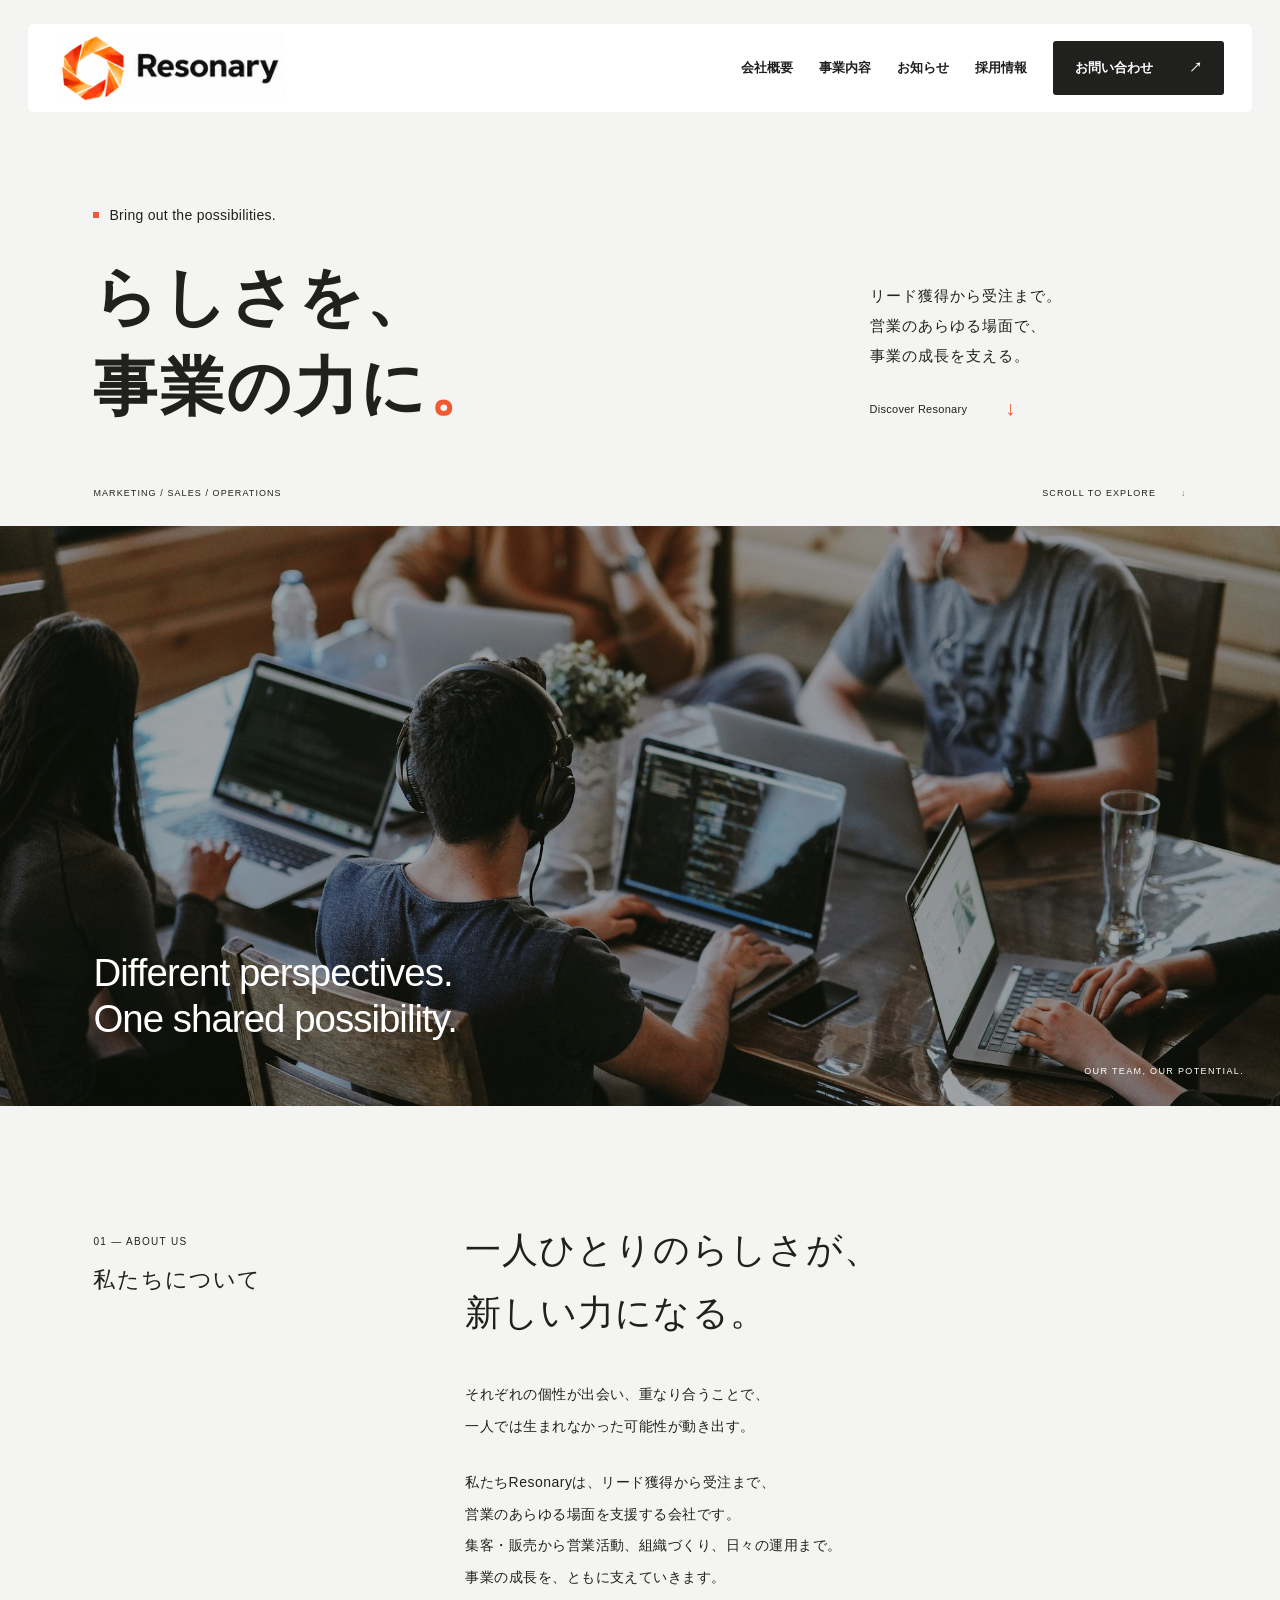
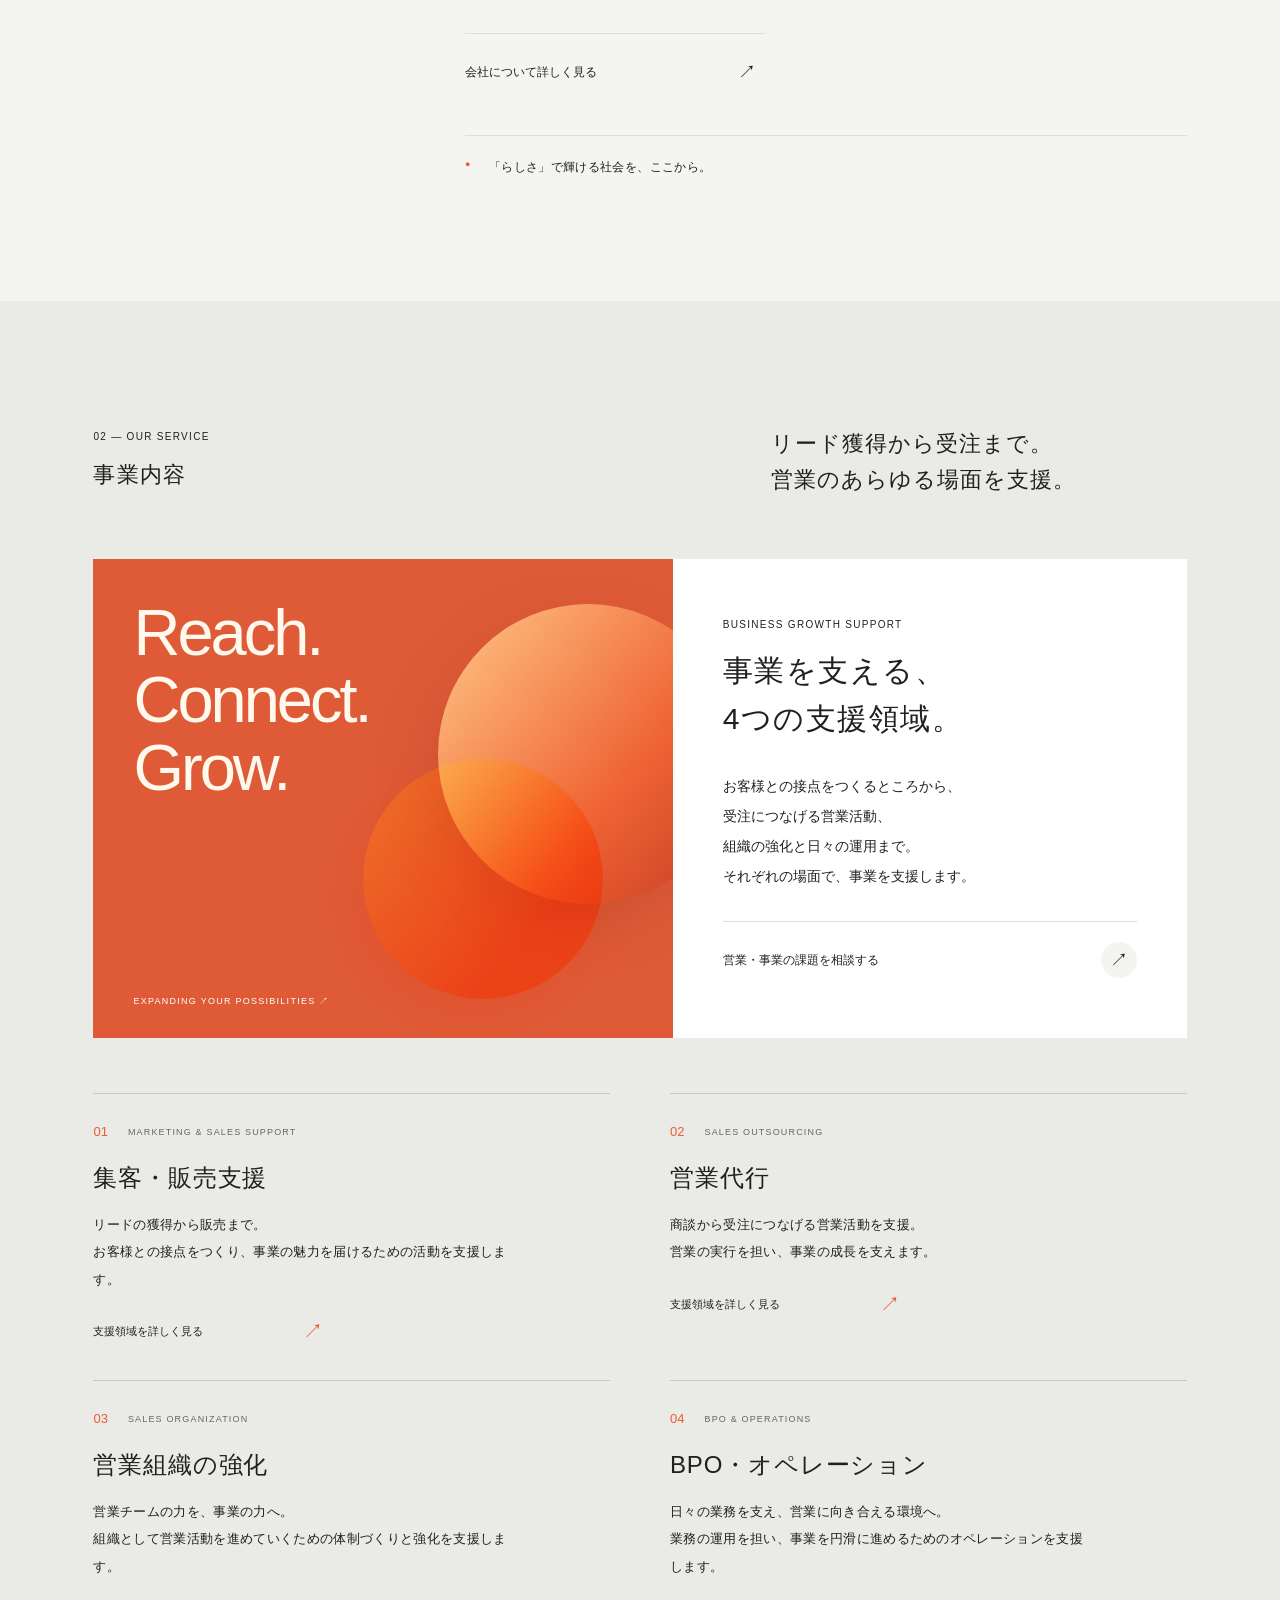
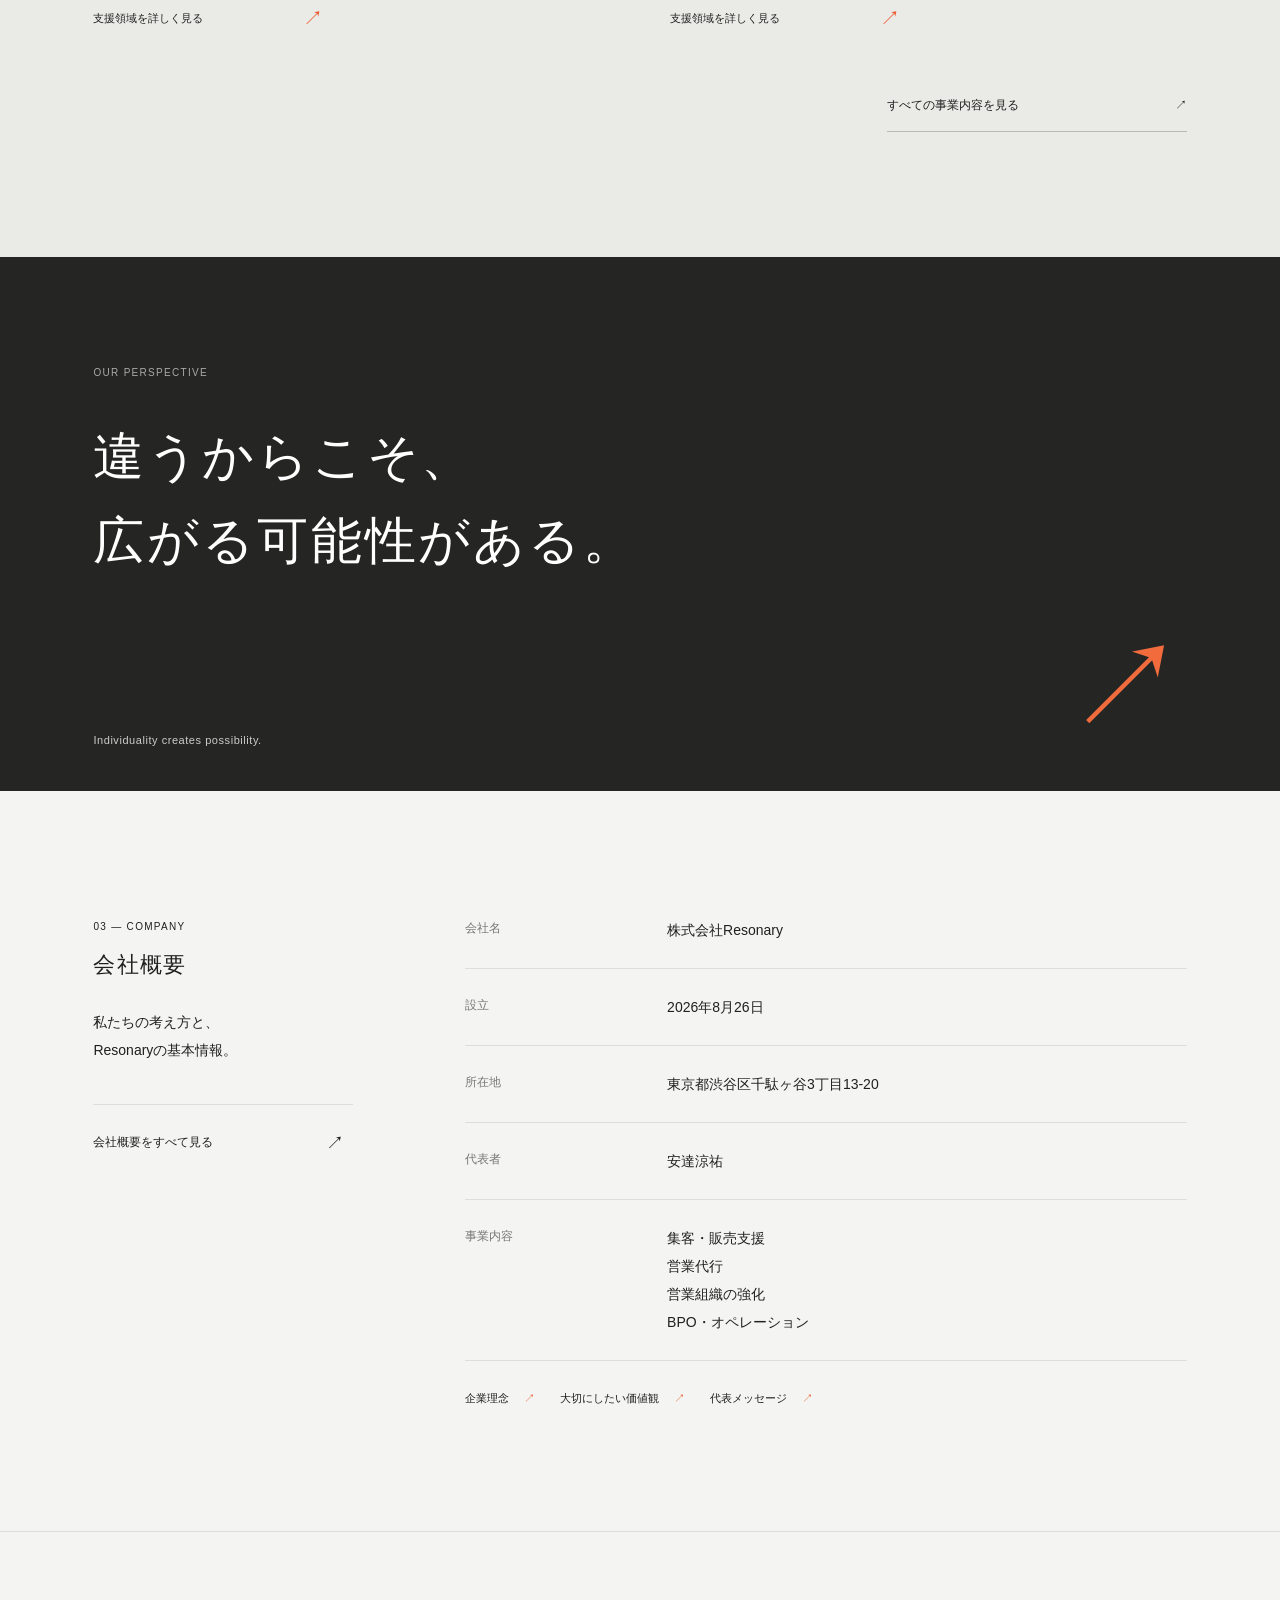
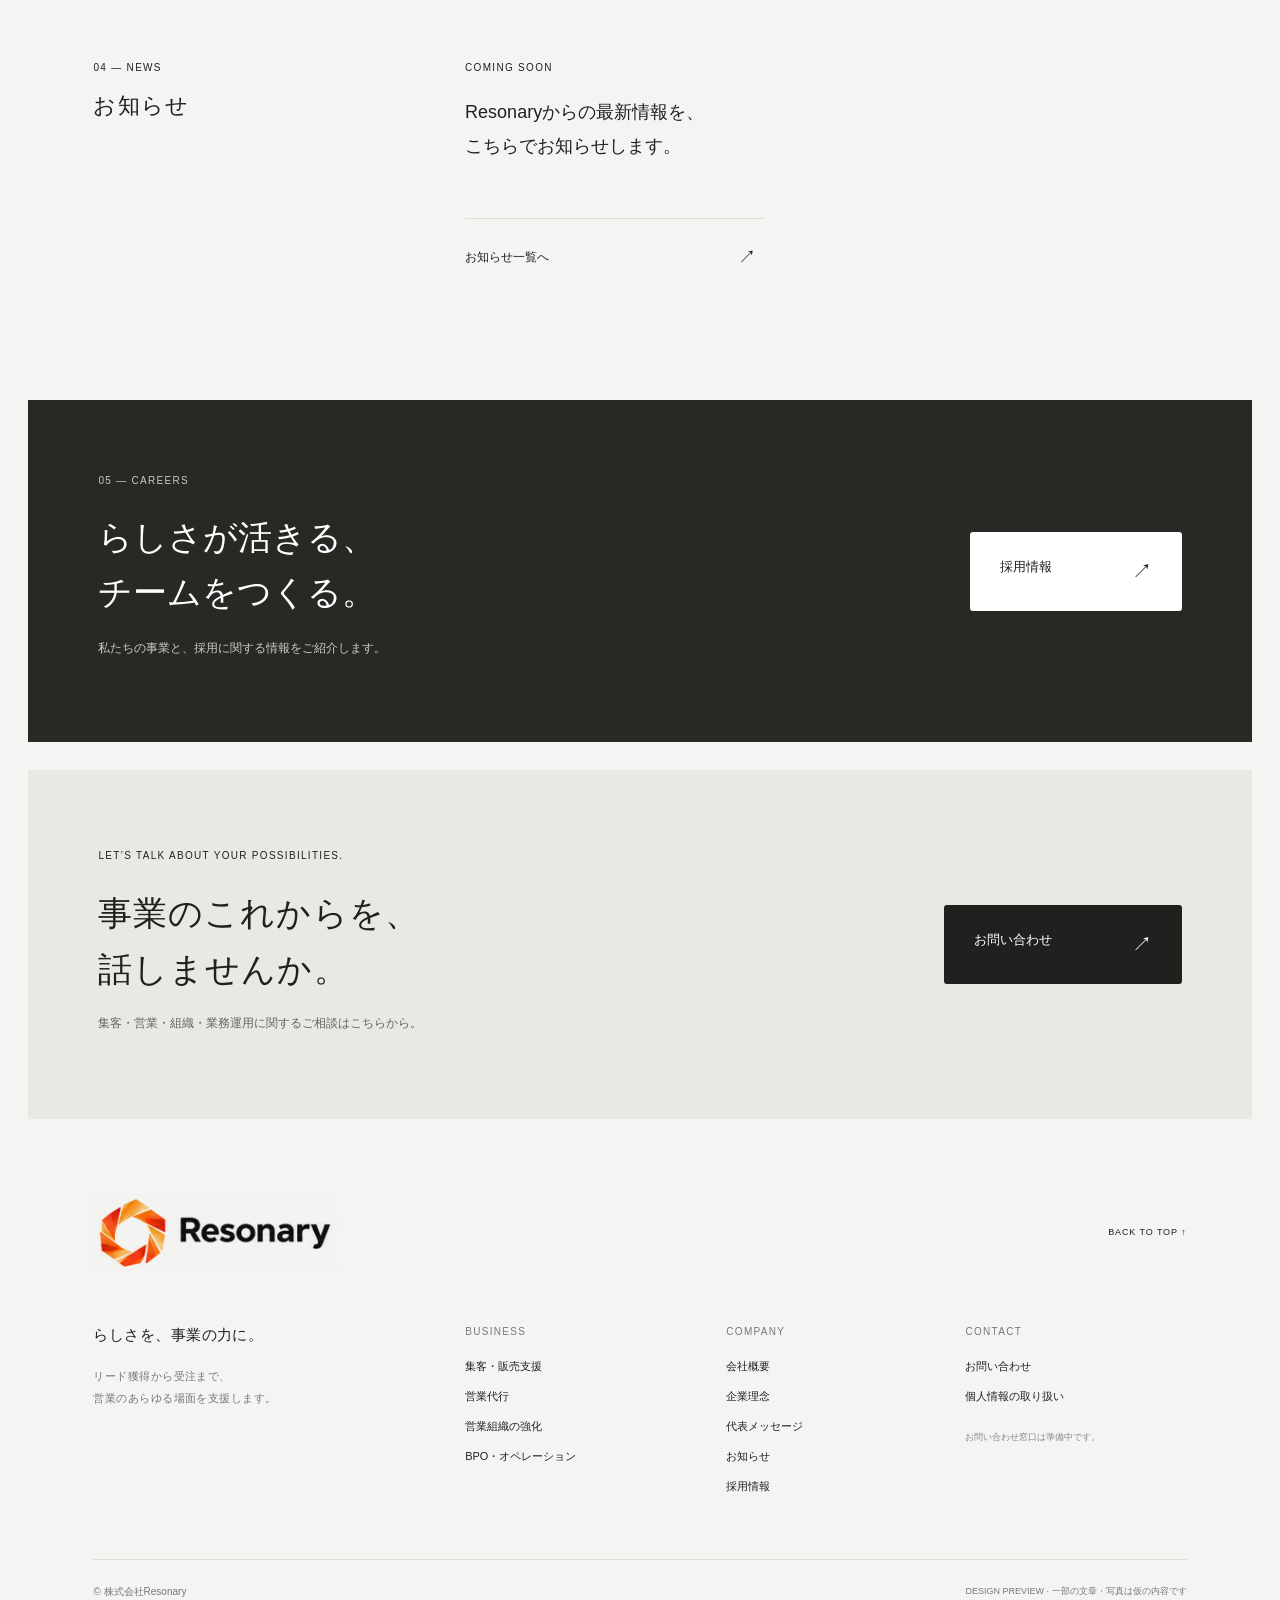
<file: index.html>
<!doctype html>
<html lang="ja"><head><meta charset="utf-8"><meta name="viewport" content="width=device-width,initial-scale=1"><meta name="description" content="株式会社Resonaryのコーポレートサイト。リード獲得から受注まで、営業のあらゆる場面を支援。集客・販売支援、営業代行、営業組織の強化、BPO・オペレーション。"><title>株式会社Resonary | らしさを、事業の力に。</title><link rel="stylesheet" href="style.css"></head>
<body><a class="skip-link" href="#main">本文へ移動</a><header class="header"><a href="index.html" class="wordmark" aria-label="Resonary トップページ"><span class="brand-image"><img src="assets/resonary-brand.png" alt="Resonary" width="1774" height="887"></span></a><nav aria-label="メインナビゲーション" id="navigation"><a href="company.html">会社概要</a><a href="business.html">事業内容</a><a href="news.html">お知らせ</a><a href="careers.html">採用情報</a><a href="contact.html" class="nav-contact">お問い合わせ <span>↗</span></a></nav><button class="menu" aria-label="メニューを開く" aria-expanded="false" aria-controls="navigation"><span></span><span></span></button></header>
<main id="main"><section class="hero"><div class="hero-kicker"><span class="tiny-square"></span> Bring out the possibilities.</div><div class="hero-content"><h1>らしさを、<br>事業の力に<span class="orange">。</span></h1><div class="hero-aside"><p>リード獲得から受注まで。<br>営業のあらゆる場面で、<br>事業の成長を支える。</p><a href="#about" class="small-link">Discover Resonary <span>↓</span></a></div></div><div class="hero-bottom"><span>MARKETING / SALES / OPERATIONS</span><span>SCROLL TO EXPLORE <span class="orange">↓</span></span></div></section>
<div class="hero-photo"><img src="assets/team.jpg" alt="明るい空間でアイデアを話し合うチームのイメージ" fetchpriority="high"><div class="photo-caption">Different perspectives.<br>One shared possibility.</div><span class="photo-label">OUR TEAM, OUR POTENTIAL.</span></div>
<section class="section about" id="about"><div class="section-label"><span class="eyebrow">01 — ABOUT US</span><h2>私たちについて</h2></div><div class="about-content"><h3>一人ひとりのらしさが、<br>新しい力になる。</h3><div class="body-copy"><p>それぞれの個性が出会い、重なり合うことで、<br class="desktop">一人では生まれなかった可能性が動き出す。</p><p>私たちResonaryは、リード獲得から受注まで、<br class="desktop">営業のあらゆる場面を支援する会社です。<br class="desktop">集客・販売から営業活動、組織づくり、日々の運用まで。<br class="desktop">事業の成長を、ともに支えていきます。</p></div><a class="text-link about-detail-link" href="company.html">会社について詳しく見る <span class="round-arrow">↗</span></a><div class="statement"><span class="orange">●</span><span>「らしさ」で輝ける社会を、ここから。</span></div></div></section>
<section class="service section" id="service"><div class="service-heading"><div class="section-label"><span class="eyebrow">02 — OUR SERVICE</span><h2>事業内容</h2></div><p class="section-intro">リード獲得から受注まで。<br>営業のあらゆる場面を支援。</p></div><article class="service-main"><div class="service-art" aria-hidden="true"><span class="art-word">Reach.<br>Connect.<br>Grow.</span><div class="orb orb-one"></div><div class="orb orb-two"></div><div class="art-caption">EXPANDING YOUR POSSIBILITIES ↗</div></div><div class="service-copy"><span class="eyebrow">BUSINESS GROWTH SUPPORT</span><h3>事業を支える、<br>4つの支援領域。</h3><p>お客様との接点をつくるところから、<br>受注につなげる営業活動、<br>組織の強化と日々の運用まで。<br>それぞれの場面で、事業を支援します。</p><a class="text-link" href="#contact">営業・事業の課題を相談する <span class="round-arrow">↗</span></a></div></article>
<div class="service-domains">
<article class="domain"><div class="domain-top"><span class="domain-number">01</span><span class="eyebrow">MARKETING &amp; SALES SUPPORT</span></div><h3>集客・販売支援</h3><p>リードの獲得から販売まで。<br>お客様との接点をつくり、事業の魅力を届けるための活動を支援します。</p><a href="business.html#marketing" class="domain-detail">支援領域を詳しく見る <span>↗</span></a></article>
<article class="domain"><div class="domain-top"><span class="domain-number">02</span><span class="eyebrow">SALES OUTSOURCING</span></div><h3>営業代行</h3><p>商談から受注につなげる営業活動を支援。<br>営業の実行を担い、事業の成長を支えます。</p><a href="business.html#sales" class="domain-detail">支援領域を詳しく見る <span>↗</span></a></article>
<article class="domain"><div class="domain-top"><span class="domain-number">03</span><span class="eyebrow">SALES ORGANIZATION</span></div><h3>営業組織の強化</h3><p>営業チームの力を、事業の力へ。<br>組織として営業活動を進めていくための体制づくりと強化を支援します。</p><a href="business.html#organization" class="domain-detail">支援領域を詳しく見る <span>↗</span></a></article>
<article class="domain"><div class="domain-top"><span class="domain-number">04</span><span class="eyebrow">BPO &amp; OPERATIONS</span></div><h3>BPO・オペレーション</h3><p>日々の業務を支え、営業に向き合える環境へ。<br>業務の運用を担い、事業を円滑に進めるためのオペレーションを支援します。</p><a href="business.html#operations" class="domain-detail">支援領域を詳しく見る <span>↗</span></a></article>
</div><a href="business.html" class="section-all-link">すべての事業内容を見る <span>↗</span></a></section>
<section class="perspective"><span class="eyebrow">OUR PERSPECTIVE</span><p>違うからこそ、<br>広がる可能性がある。</p><div class="perspective-bottom"><span>Individuality creates possibility.</span><span class="perspective-mark" aria-hidden="true">↗</span></div></section>
<section class="section company" id="company"><div class="section-label"><span class="eyebrow">03 — COMPANY</span><h2>会社概要</h2><p class="company-lead">私たちの考え方と、<br>Resonaryの基本情報。</p><a href="company.html" class="text-link">会社概要をすべて見る <span class="round-arrow">↗</span></a></div><div class="company-info"><dl class="profile-table"><div><dt>会社名</dt><dd>株式会社Resonary</dd></div><div><dt>設立</dt><dd>2026年8月26日</dd></div><div><dt>所在地</dt><dd>東京都渋谷区千駄ヶ谷3丁目13-20</dd></div><div><dt>代表者</dt><dd>安達涼祐</dd></div><div><dt>事業内容</dt><dd>集客・販売支援<br>営業代行<br>営業組織の強化<br>BPO・オペレーション</dd></div></dl><div class="company-section-links"><a href="company.html#purpose">企業理念 <span>↗</span></a><a href="company.html#values">大切にしたい価値観 <span>↗</span></a><a href="company.html#message">代表メッセージ <span>↗</span></a></div></div></section><section class="section home-news" id="news"><div class="section-label"><span class="eyebrow">04 — NEWS</span><h2>お知らせ</h2></div><div><div class="news-empty"><span class="eyebrow">COMING SOON</span><p>Resonaryからの最新情報を、<br>こちらでお知らせします。</p></div><a href="news.html" class="text-link">お知らせ一覧へ <span class="round-arrow">↗</span></a></div></section><section class="home-careers" id="careers"><div><span class="eyebrow">05 — CAREERS</span><h2>らしさが活きる、<br>チームをつくる。</h2><p>私たちの事業と、採用に関する情報をご紹介します。</p></div><a href="careers.html" class="contact-button">採用情報 <span>↗</span></a></section><section class="contact" id="contact"><div><span class="eyebrow">LET’S TALK ABOUT YOUR POSSIBILITIES.</span><h2>事業のこれからを、<br>話しませんか。</h2><p>集客・営業・組織・業務運用に関するご相談はこちらから。</p></div><a class="contact-button" href="contact.html">お問い合わせ <span>↗</span></a></section></main><footer class="expanded-footer"><div class="footer-top"><a href="index.html" class="wordmark"><span class="brand-image"><img src="assets/resonary-brand.png" alt="Resonary" width="1774" height="887"></span></a><a href="#" class="back-top">BACK TO TOP ↑</a></div><div class="footer-grid"><div class="footer-brand-copy">らしさを、事業の力に。<p>リード獲得から受注まで、<br>営業のあらゆる場面を支援します。</p></div><div><span class="eyebrow">BUSINESS</span><a href="business.html#marketing">集客・販売支援</a><a href="business.html#sales">営業代行</a><a href="business.html#organization">営業組織の強化</a><a href="business.html#operations">BPO・オペレーション</a></div><div><span class="eyebrow">COMPANY</span><a href="company.html">会社概要</a><a href="company.html#purpose">企業理念</a><a href="company.html#message">代表メッセージ</a><a href="news.html">お知らせ</a><a href="careers.html">採用情報</a></div><div><span class="eyebrow">CONTACT</span><a href="contact.html">お問い合わせ</a><a href="privacy.html">個人情報の取り扱い</a><p class="footer-status">お問い合わせ窓口は準備中です。</p></div></div><div class="footer-bottom"><span>© 株式会社Resonary</span><span class="draft-label">DESIGN PREVIEW · 一部の文章・写真は仮の内容です</span></div></footer>

<script src="script.js"></script></body></html>
</file>
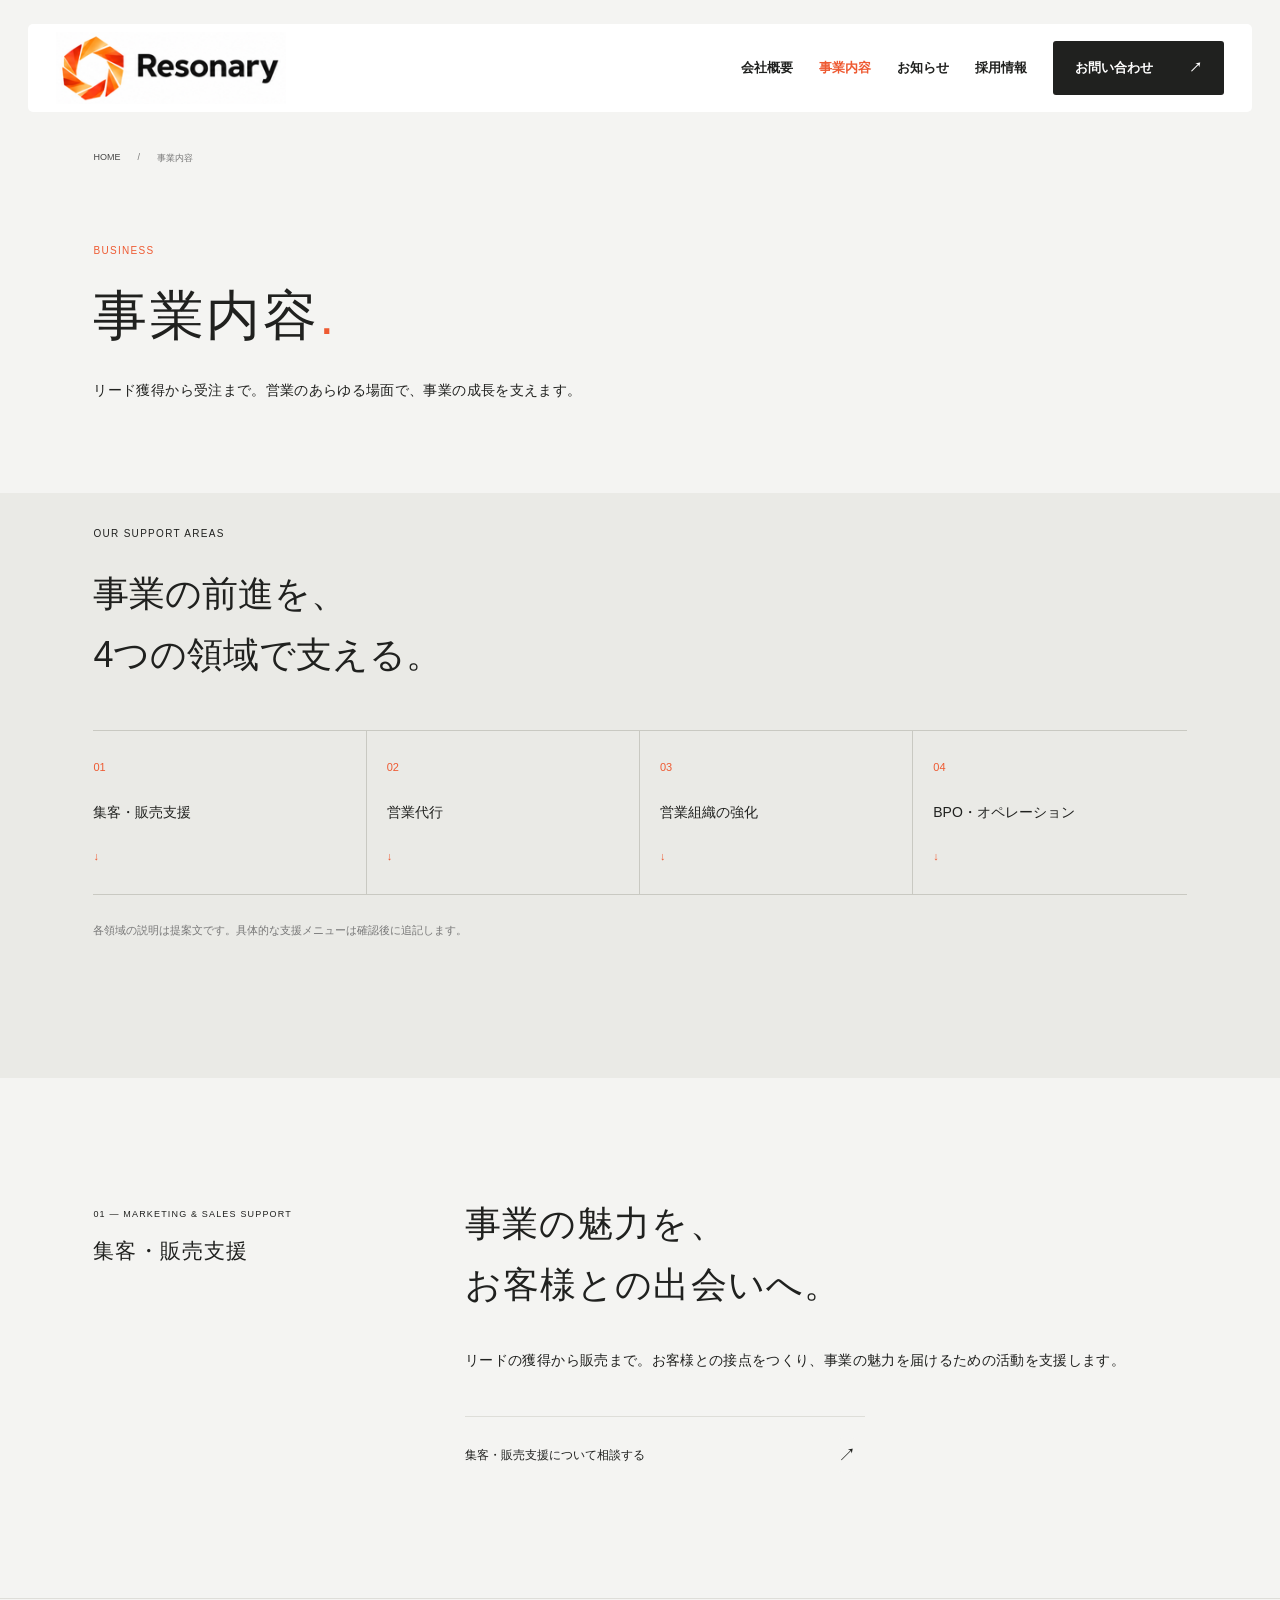
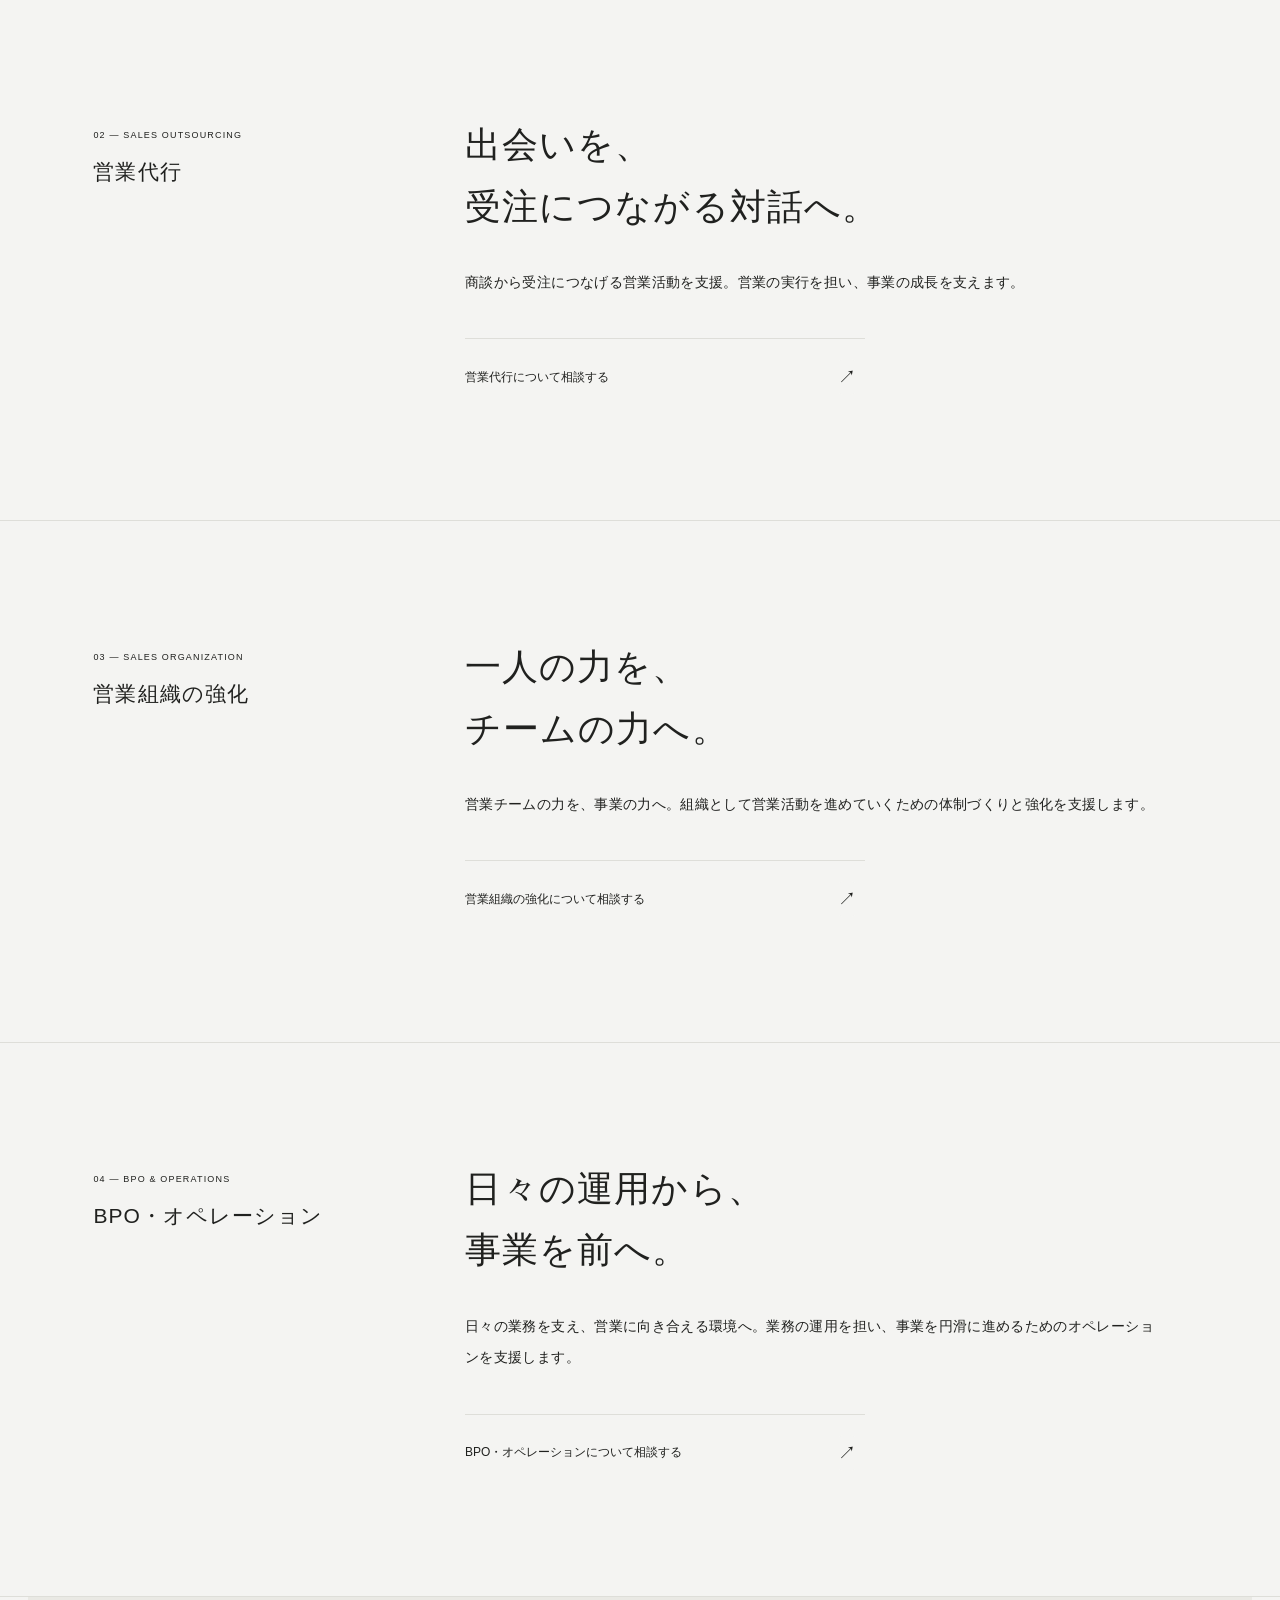
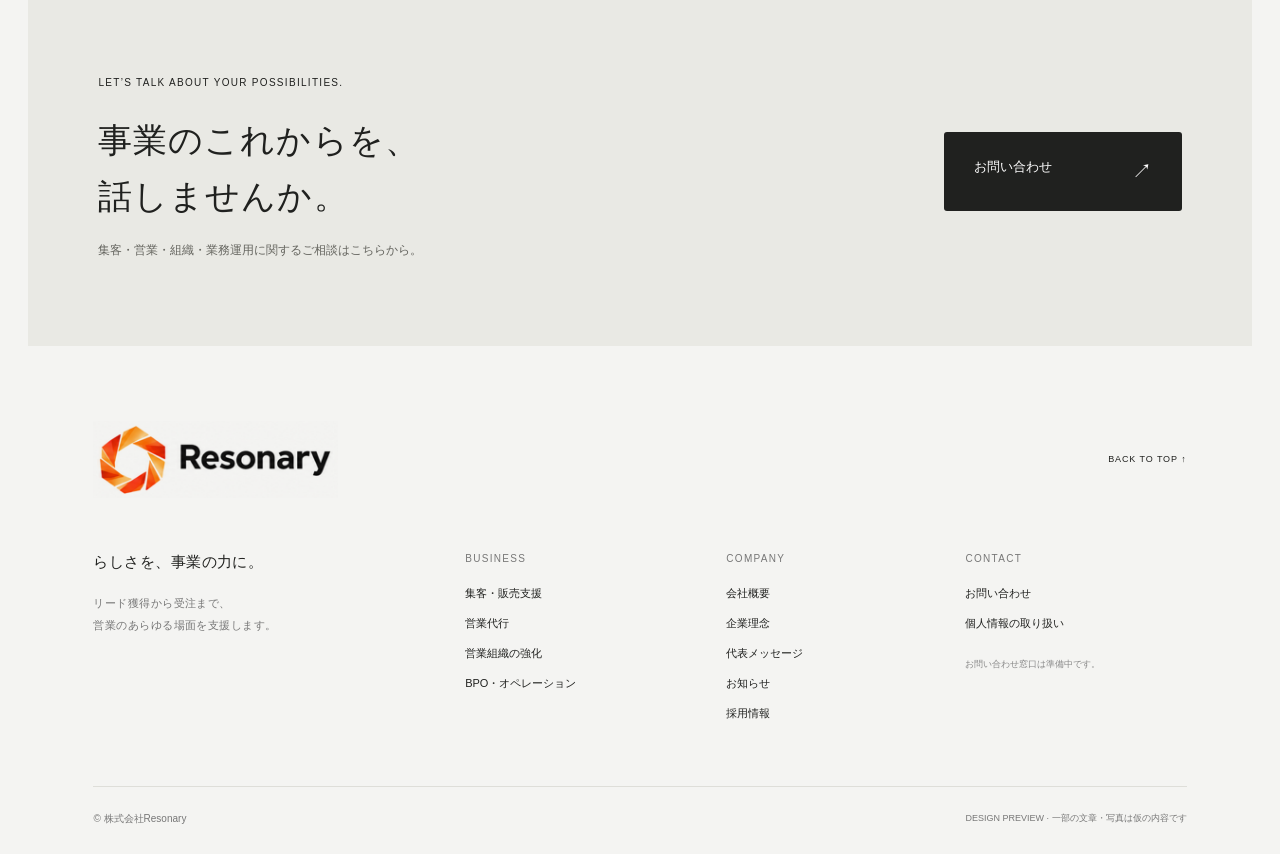
<file: business.html>
<!doctype html><html lang="ja"><head><meta charset="utf-8"><meta name="viewport" content="width=device-width,initial-scale=1"><meta name="description" content="株式会社Resonaryの事業内容。リード獲得から受注まで、営業のあらゆる場面を支援します。"><title>事業内容 | 株式会社Resonary</title><link rel="stylesheet" href="style.css"></head><body><a class="skip-link" href="#main">本文へ移動</a><header class="header"><a href="index.html" class="wordmark" aria-label="Resonary トップページ"><span class="brand-image"><img src="assets/resonary-brand.png" alt="Resonary" width="1774" height="887"></span></a><nav aria-label="メインナビゲーション" id="navigation"><a href="company.html">会社概要</a><a href="business.html" aria-current="page">事業内容</a><a href="news.html">お知らせ</a><a href="careers.html">採用情報</a><a href="contact.html" class="nav-contact">お問い合わせ <span>↗</span></a></nav><button class="menu" aria-label="メニューを開く" aria-expanded="false" aria-controls="navigation"><span></span><span></span></button></header><main id="main"><div class="page-heading"><div class="breadcrumb"><a href="index.html">HOME</a><span>/</span><span>事業内容</span></div><span class="eyebrow">BUSINESS</span><h1>事業内容<span class="orange">.</span></h1><p>リード獲得から受注まで。営業のあらゆる場面で、事業の成長を支えます。</p></div><div class="business-intro section"><span class="eyebrow">OUR SUPPORT AREAS</span><h2>事業の前進を、<br>4つの領域で支える。</h2><div class="business-path"><a href="#marketing"><span>01</span>集客・販売支援<span>↓</span></a><a href="#sales"><span>02</span>営業代行<span>↓</span></a><a href="#organization"><span>03</span>営業組織の強化<span>↓</span></a><a href="#operations"><span>04</span>BPO・オペレーション<span>↓</span></a></div><p class="editor-note">各領域の説明は提案文です。具体的な支援メニューは確認後に追記します。</p></div><section class="section business-detail" id="marketing"><div class="section-label"><span class="eyebrow">01 — MARKETING & SALES SUPPORT</span><h2>集客・販売支援</h2></div><div><h3 class="large-copy">事業の魅力を、<br>お客様との出会いへ。</h3><p class="reading-copy">リードの獲得から販売まで。お客様との接点をつくり、事業の魅力を届けるための活動を支援します。</p><a href="contact.html?topic=marketing" class="text-link">集客・販売支援について相談する <span class="round-arrow">↗</span></a></div></section><section class="section business-detail" id="sales"><div class="section-label"><span class="eyebrow">02 — SALES OUTSOURCING</span><h2>営業代行</h2></div><div><h3 class="large-copy">出会いを、<br>受注につながる対話へ。</h3><p class="reading-copy">商談から受注につなげる営業活動を支援。営業の実行を担い、事業の成長を支えます。</p><a href="contact.html?topic=sales" class="text-link">営業代行について相談する <span class="round-arrow">↗</span></a></div></section><section class="section business-detail" id="organization"><div class="section-label"><span class="eyebrow">03 — SALES ORGANIZATION</span><h2>営業組織の強化</h2></div><div><h3 class="large-copy">一人の力を、<br>チームの力へ。</h3><p class="reading-copy">営業チームの力を、事業の力へ。組織として営業活動を進めていくための体制づくりと強化を支援します。</p><a href="contact.html?topic=organization" class="text-link">営業組織の強化について相談する <span class="round-arrow">↗</span></a></div></section><section class="section business-detail" id="operations"><div class="section-label"><span class="eyebrow">04 — BPO & OPERATIONS</span><h2>BPO・オペレーション</h2></div><div><h3 class="large-copy">日々の運用から、<br>事業を前へ。</h3><p class="reading-copy">日々の業務を支え、営業に向き合える環境へ。業務の運用を担い、事業を円滑に進めるためのオペレーションを支援します。</p><a href="contact.html?topic=operations" class="text-link">BPO・オペレーションについて相談する <span class="round-arrow">↗</span></a></div></section><section class="contact" id="contact"><div><span class="eyebrow">LET’S TALK ABOUT YOUR POSSIBILITIES.</span><h2>事業のこれからを、<br>話しませんか。</h2><p>集客・営業・組織・業務運用に関するご相談はこちらから。</p></div><a class="contact-button" href="contact.html">お問い合わせ <span>↗</span></a></section></main><footer class="expanded-footer"><div class="footer-top"><a href="index.html" class="wordmark"><span class="brand-image"><img src="assets/resonary-brand.png" alt="Resonary" width="1774" height="887"></span></a><a href="#" class="back-top">BACK TO TOP ↑</a></div><div class="footer-grid"><div class="footer-brand-copy">らしさを、事業の力に。<p>リード獲得から受注まで、<br>営業のあらゆる場面を支援します。</p></div><div><span class="eyebrow">BUSINESS</span><a href="business.html#marketing">集客・販売支援</a><a href="business.html#sales">営業代行</a><a href="business.html#organization">営業組織の強化</a><a href="business.html#operations">BPO・オペレーション</a></div><div><span class="eyebrow">COMPANY</span><a href="company.html">会社概要</a><a href="company.html#purpose">企業理念</a><a href="company.html#message">代表メッセージ</a><a href="news.html">お知らせ</a><a href="careers.html">採用情報</a></div><div><span class="eyebrow">CONTACT</span><a href="contact.html">お問い合わせ</a><a href="privacy.html">個人情報の取り扱い</a><p class="footer-status">お問い合わせ窓口は準備中です。</p></div></div><div class="footer-bottom"><span>© 株式会社Resonary</span><span class="draft-label">DESIGN PREVIEW · 一部の文章・写真は仮の内容です</span></div></footer><script src="script.js"></script></body></html>
</file>
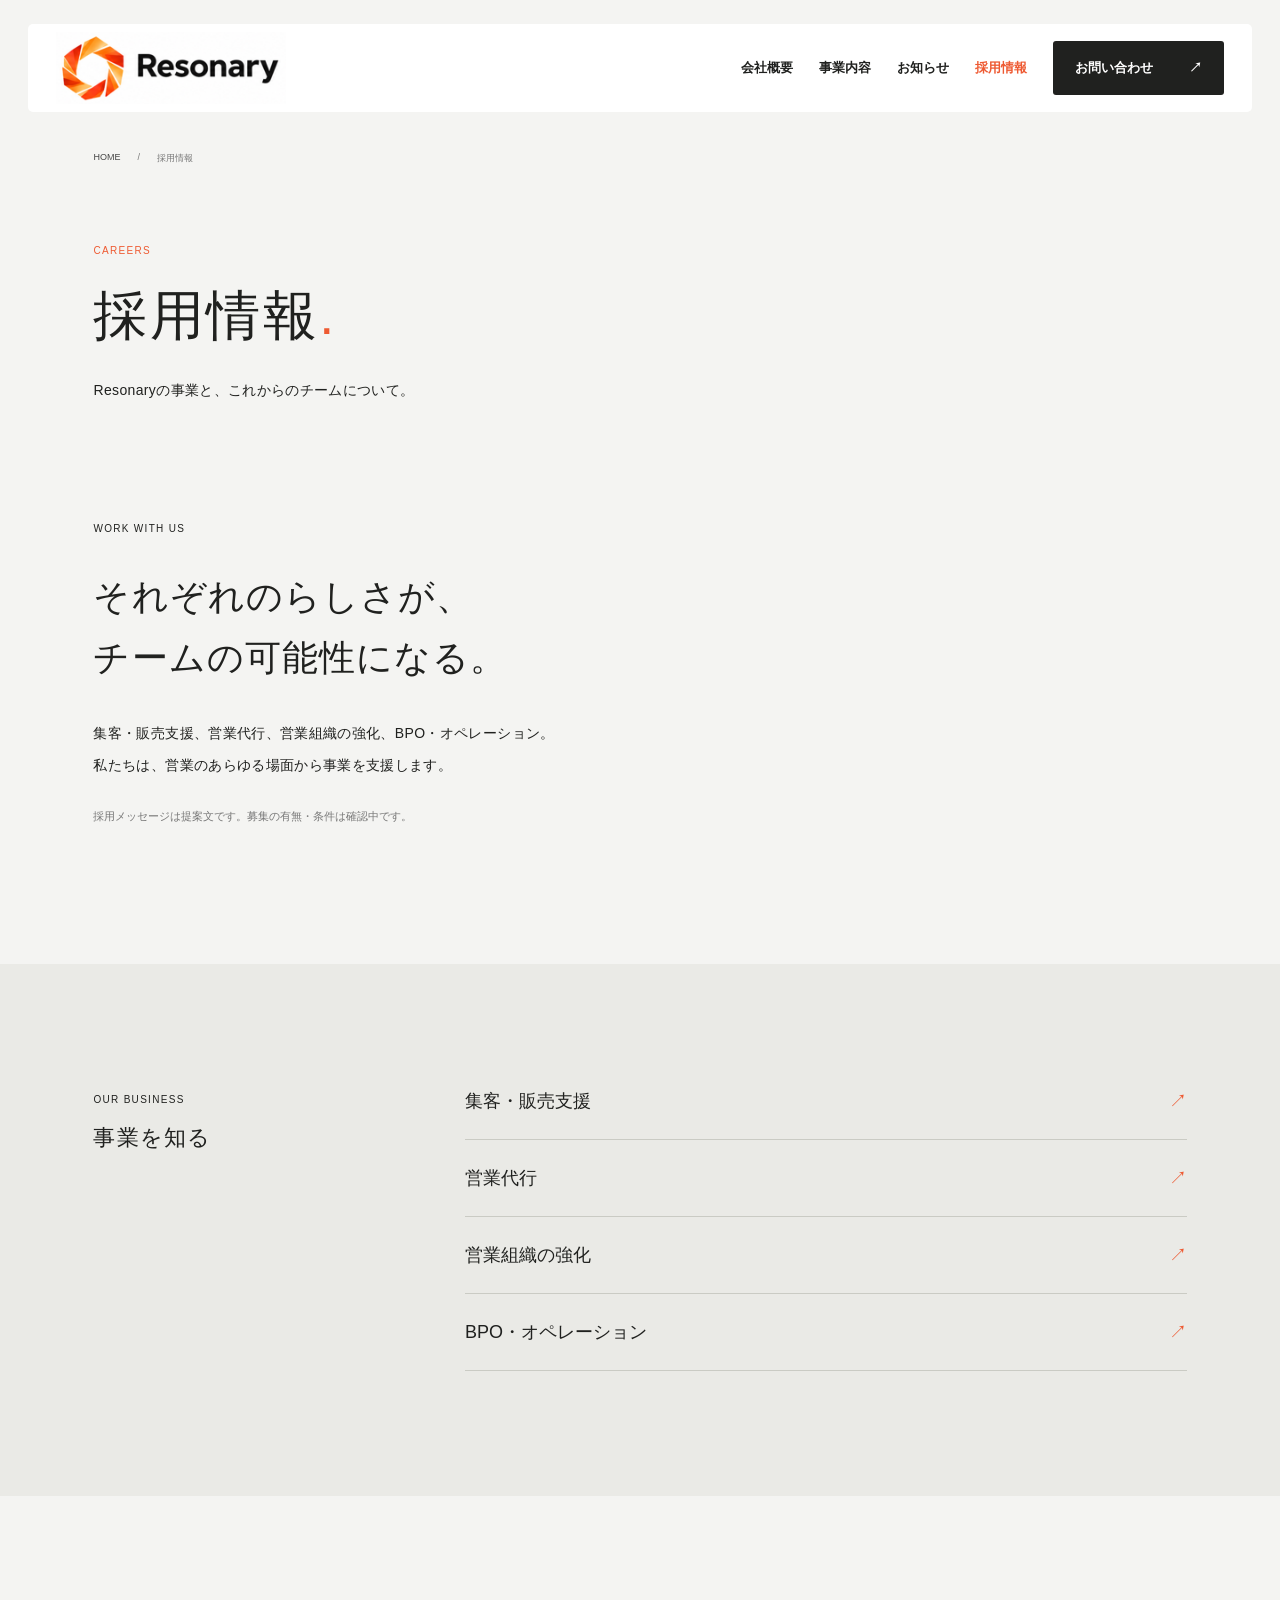
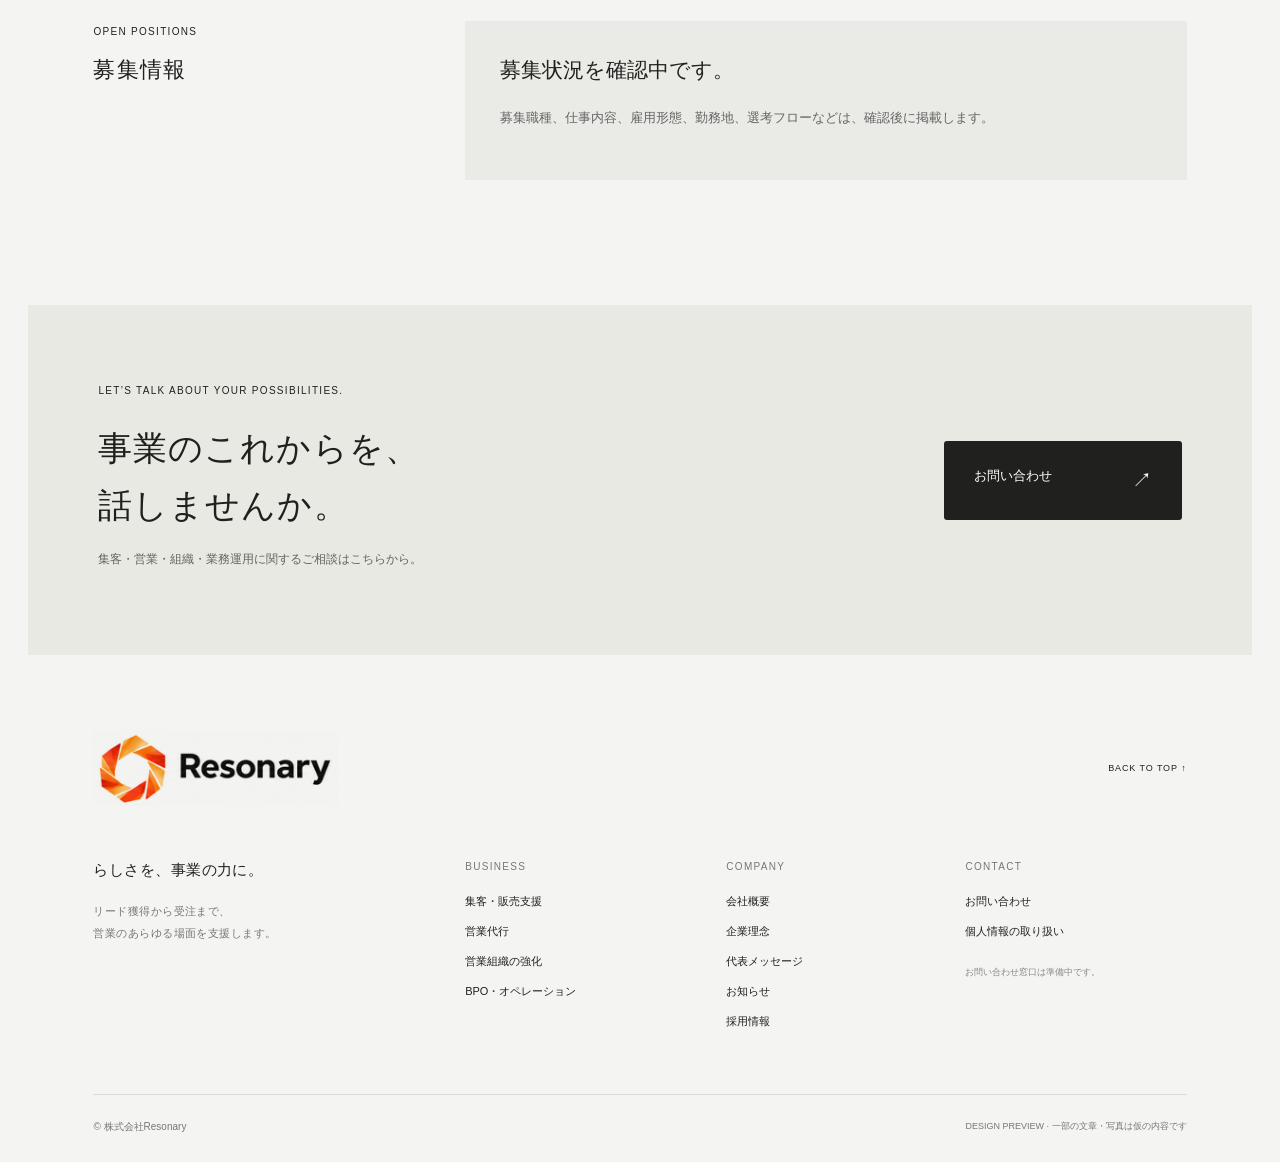
<file: careers.html>
<!doctype html><html lang="ja"><head><meta charset="utf-8"><meta name="viewport" content="width=device-width,initial-scale=1"><meta name="description" content="株式会社Resonaryの採用情報。リード獲得から受注まで、営業のあらゆる場面を支援します。"><title>採用情報 | 株式会社Resonary</title><link rel="stylesheet" href="style.css"></head><body><a class="skip-link" href="#main">本文へ移動</a><header class="header"><a href="index.html" class="wordmark" aria-label="Resonary トップページ"><span class="brand-image"><img src="assets/resonary-brand.png" alt="Resonary" width="1774" height="887"></span></a><nav aria-label="メインナビゲーション" id="navigation"><a href="company.html">会社概要</a><a href="business.html">事業内容</a><a href="news.html">お知らせ</a><a href="careers.html" aria-current="page">採用情報</a><a href="contact.html" class="nav-contact">お問い合わせ <span>↗</span></a></nav><button class="menu" aria-label="メニューを開く" aria-expanded="false" aria-controls="navigation"><span></span><span></span></button></header><main id="main"><div class="page-heading"><div class="breadcrumb"><a href="index.html">HOME</a><span>/</span><span>採用情報</span></div><span class="eyebrow">CAREERS</span><h1>採用情報<span class="orange">.</span></h1><p>Resonaryの事業と、これからのチームについて。</p></div><section class="section careers-intro"><span class="eyebrow">WORK WITH US</span><h2 class="large-copy">それぞれのらしさが、<br>チームの可能性になる。</h2><p class="reading-copy">集客・販売支援、営業代行、営業組織の強化、BPO・オペレーション。<br class="desktop">私たちは、営業のあらゆる場面から事業を支援します。</p><p class="editor-note">採用メッセージは提案文です。募集の有無・条件は確認中です。</p></section><section class="section career-roles"><div class="section-label"><span class="eyebrow">OUR BUSINESS</span><h2>事業を知る</h2></div><div class="career-links"><a href="business.html#marketing"><span>集客・販売支援</span><span>↗</span></a><a href="business.html#sales"><span>営業代行</span><span>↗</span></a><a href="business.html#organization"><span>営業組織の強化</span><span>↗</span></a><a href="business.html#operations"><span>BPO・オペレーション</span><span>↗</span></a></div></section><section class="section openings"><div class="section-label"><span class="eyebrow">OPEN POSITIONS</span><h2>募集情報</h2></div><div class="empty-state compact"><h3>募集状況を確認中です。</h3><p>募集職種、仕事内容、雇用形態、勤務地、選考フローなどは、確認後に掲載します。</p></div></section><section class="contact" id="contact"><div><span class="eyebrow">LET’S TALK ABOUT YOUR POSSIBILITIES.</span><h2>事業のこれからを、<br>話しませんか。</h2><p>集客・営業・組織・業務運用に関するご相談はこちらから。</p></div><a class="contact-button" href="contact.html">お問い合わせ <span>↗</span></a></section></main><footer class="expanded-footer"><div class="footer-top"><a href="index.html" class="wordmark"><span class="brand-image"><img src="assets/resonary-brand.png" alt="Resonary" width="1774" height="887"></span></a><a href="#" class="back-top">BACK TO TOP ↑</a></div><div class="footer-grid"><div class="footer-brand-copy">らしさを、事業の力に。<p>リード獲得から受注まで、<br>営業のあらゆる場面を支援します。</p></div><div><span class="eyebrow">BUSINESS</span><a href="business.html#marketing">集客・販売支援</a><a href="business.html#sales">営業代行</a><a href="business.html#organization">営業組織の強化</a><a href="business.html#operations">BPO・オペレーション</a></div><div><span class="eyebrow">COMPANY</span><a href="company.html">会社概要</a><a href="company.html#purpose">企業理念</a><a href="company.html#message">代表メッセージ</a><a href="news.html">お知らせ</a><a href="careers.html">採用情報</a></div><div><span class="eyebrow">CONTACT</span><a href="contact.html">お問い合わせ</a><a href="privacy.html">個人情報の取り扱い</a><p class="footer-status">お問い合わせ窓口は準備中です。</p></div></div><div class="footer-bottom"><span>© 株式会社Resonary</span><span class="draft-label">DESIGN PREVIEW · 一部の文章・写真は仮の内容です</span></div></footer><script src="script.js"></script></body></html>
</file>
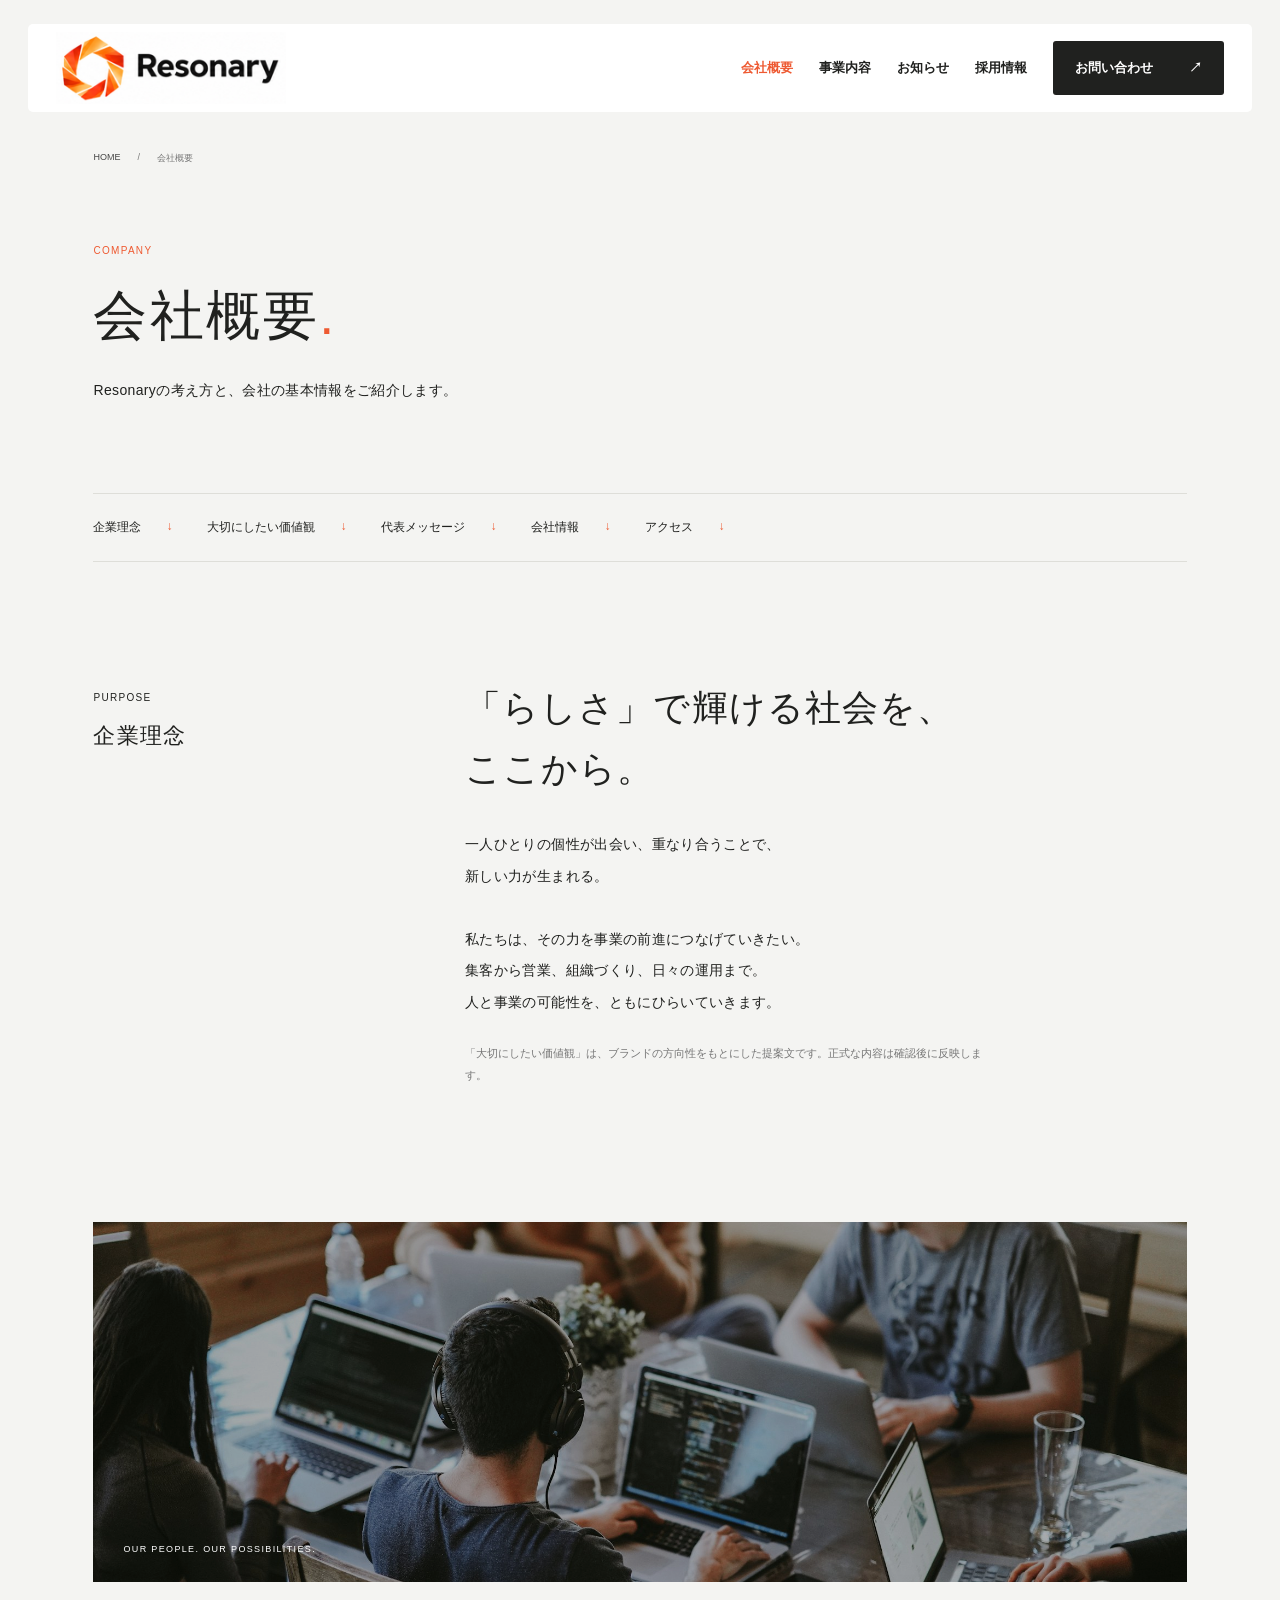
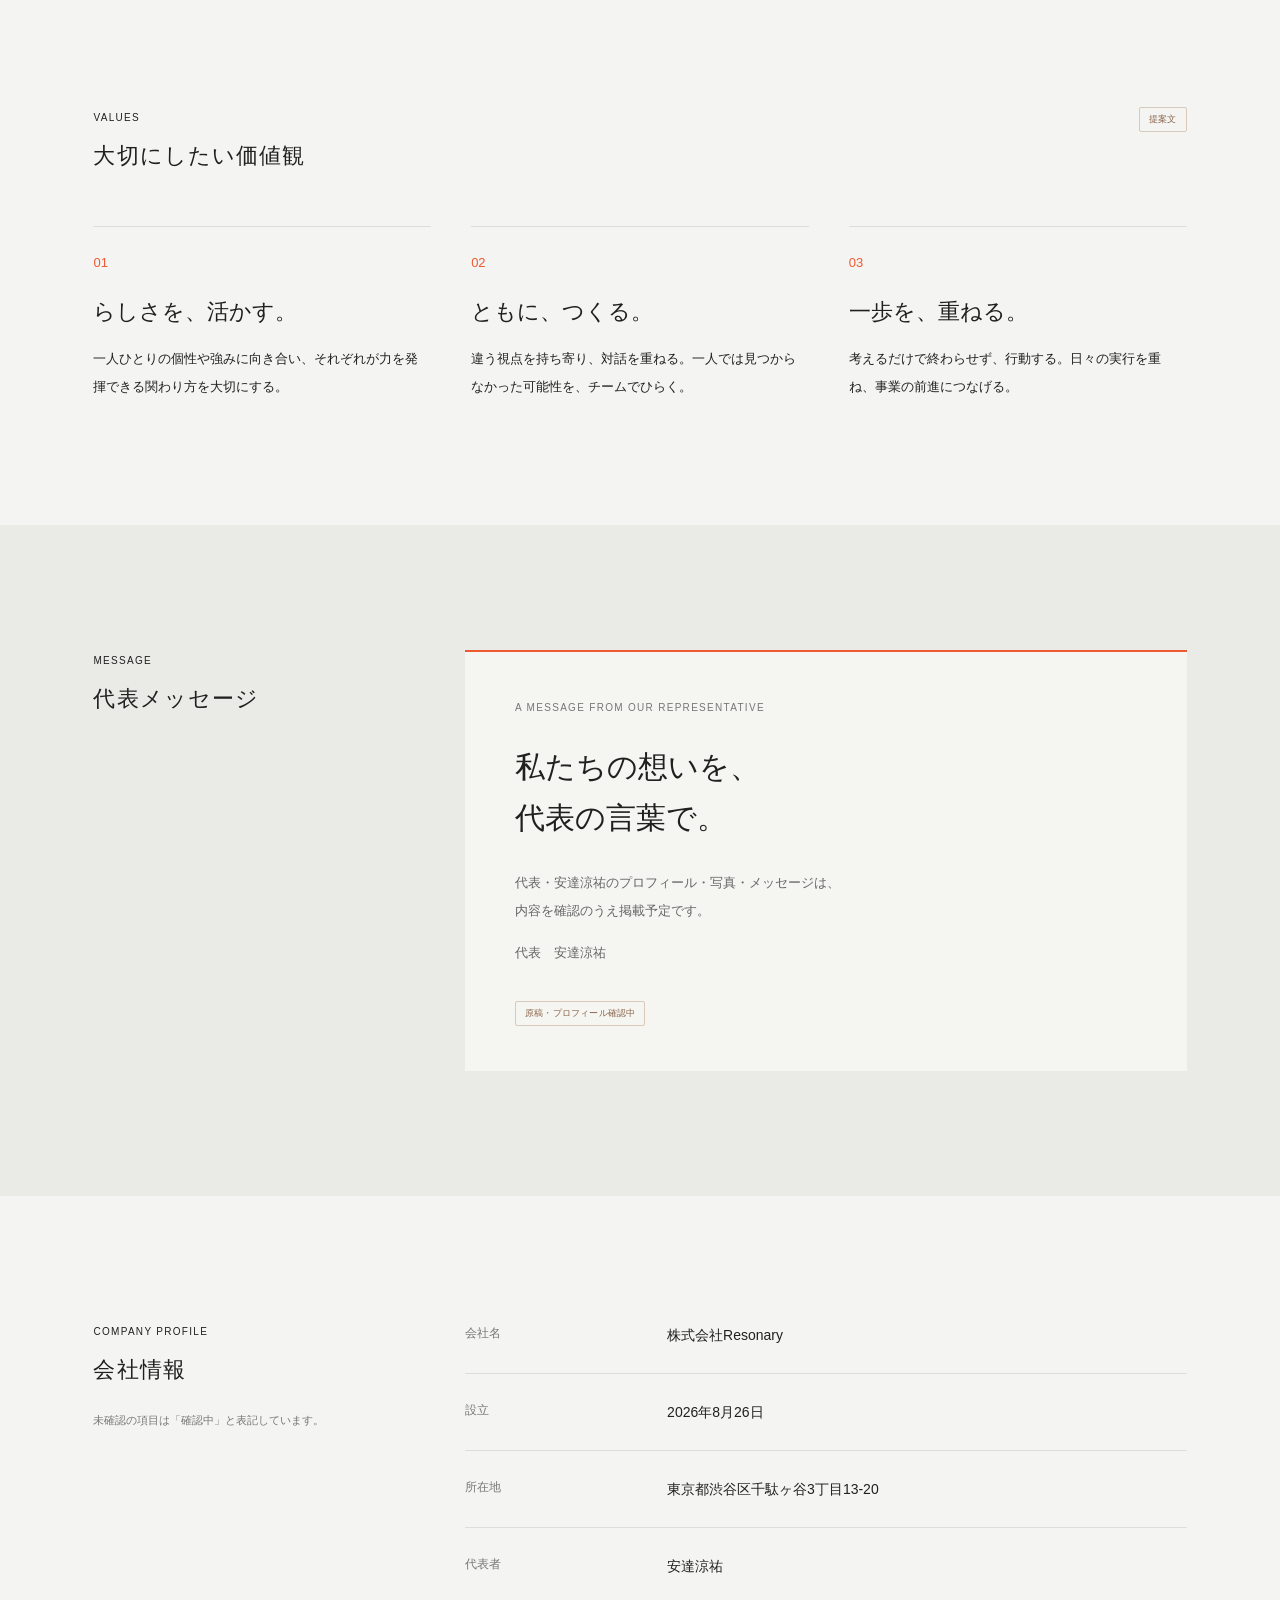
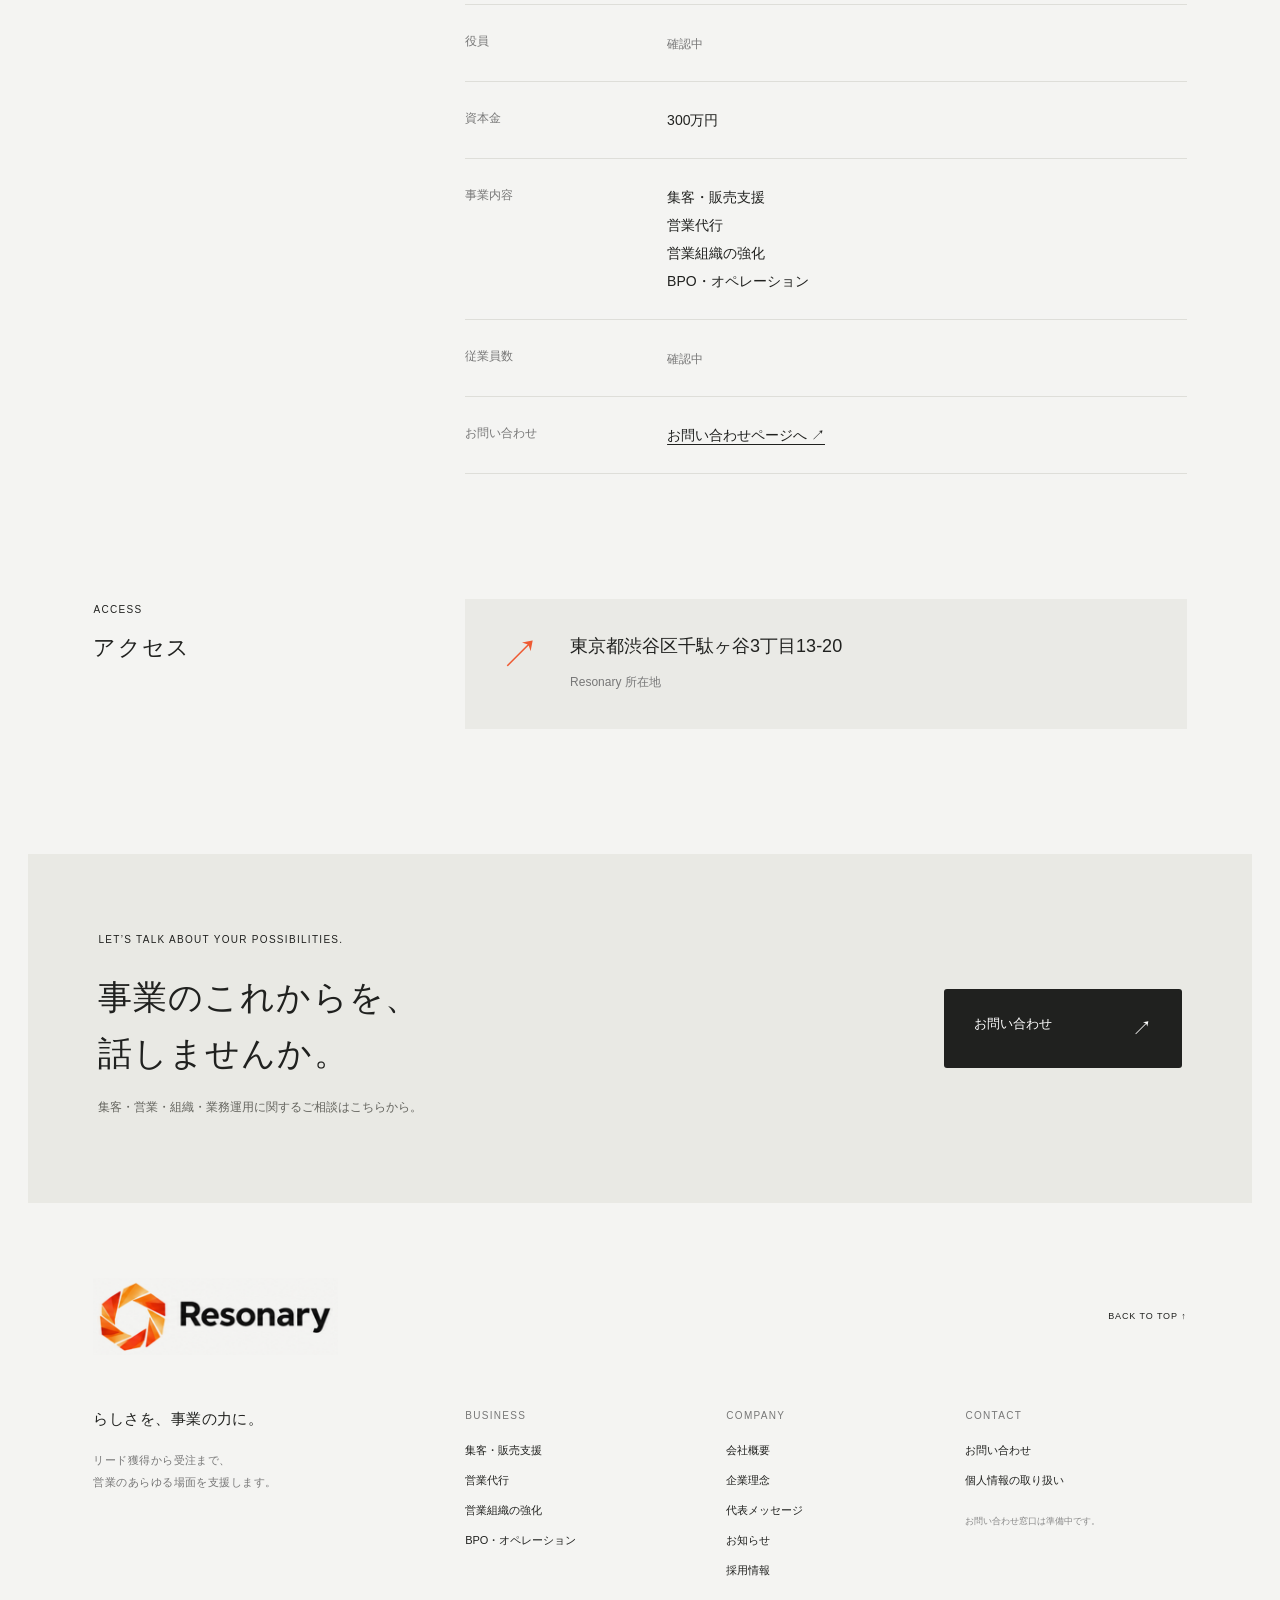
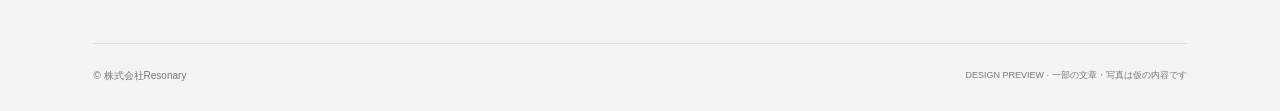
<file: company.html>
<!doctype html><html lang="ja"><head><meta charset="utf-8"><meta name="viewport" content="width=device-width,initial-scale=1"><meta name="description" content="株式会社Resonaryの会社概要。リード獲得から受注まで、営業のあらゆる場面を支援します。"><title>会社概要 | 株式会社Resonary</title><link rel="stylesheet" href="style.css"></head><body><a class="skip-link" href="#main">本文へ移動</a><header class="header"><a href="index.html" class="wordmark" aria-label="Resonary トップページ"><span class="brand-image"><img src="assets/resonary-brand.png" alt="Resonary" width="1774" height="887"></span></a><nav aria-label="メインナビゲーション" id="navigation"><a href="company.html" aria-current="page">会社概要</a><a href="business.html">事業内容</a><a href="news.html">お知らせ</a><a href="careers.html">採用情報</a><a href="contact.html" class="nav-contact">お問い合わせ <span>↗</span></a></nav><button class="menu" aria-label="メニューを開く" aria-expanded="false" aria-controls="navigation"><span></span><span></span></button></header><main id="main"><div class="page-heading"><div class="breadcrumb"><a href="index.html">HOME</a><span>/</span><span>会社概要</span></div><span class="eyebrow">COMPANY</span><h1>会社概要<span class="orange">.</span></h1><p>Resonaryの考え方と、会社の基本情報をご紹介します。</p></div><nav class="section-index" aria-label="会社概要の目次"><a href="#purpose">企業理念 <span>↓</span></a><a href="#values">大切にしたい価値観 <span>↓</span></a><a href="#message">代表メッセージ <span>↓</span></a><a href="#profile">会社情報 <span>↓</span></a><a href="#access">アクセス <span>↓</span></a></nav><section class="section company-purpose" id="purpose"><div class="section-label"><span class="eyebrow">PURPOSE</span><h2>企業理念</h2></div><div><h3 class="large-copy">「らしさ」で輝ける社会を、<br>ここから。</h3><p class="reading-copy">一人ひとりの個性が出会い、重なり合うことで、<br class="desktop">新しい力が生まれる。<br><br>私たちは、その力を事業の前進につなげていきたい。<br class="desktop">集客から営業、組織づくり、日々の運用まで。<br class="desktop">人と事業の可能性を、ともにひらいていきます。</p><p class="editor-note">「大切にしたい価値観」は、ブランドの方向性をもとにした提案文です。正式な内容は確認後に反映します。</p></div></section><div class="company-wide-photo"><img src="assets/team.jpg" alt="チームで対話する様子のイメージ" loading="lazy"><span>OUR PEOPLE. OUR POSSIBILITIES.</span></div><section class="section values" id="values"><div class="split-heading"><div class="section-label"><span class="eyebrow">VALUES</span><h2>大切にしたい価値観</h2></div><span class="draft-chip">提案文</span></div><div class="values-grid"><article><span class="domain-number">01</span><h3>らしさを、活かす。</h3><p>一人ひとりの個性や強みに向き合い、それぞれが力を発揮できる関わり方を大切にする。</p></article><article><span class="domain-number">02</span><h3>ともに、つくる。</h3><p>違う視点を持ち寄り、対話を重ねる。一人では見つからなかった可能性を、チームでひらく。</p></article><article><span class="domain-number">03</span><h3>一歩を、重ねる。</h3><p>考えるだけで終わらせず、行動する。日々の実行を重ね、事業の前進につなげる。</p></article></div></section><section class="section message-section" id="message"><div class="section-label"><span class="eyebrow">MESSAGE</span><h2>代表メッセージ</h2></div><div class="message-placeholder"><span class="eyebrow">A MESSAGE FROM OUR REPRESENTATIVE</span><h3>私たちの想いを、<br>代表の言葉で。</h3><p>代表・安達涼祐のプロフィール・写真・メッセージは、<br class="desktop">内容を確認のうえ掲載予定です。</p><p class="representative-name">代表　安達涼祐</p><span class="draft-chip">原稿・プロフィール確認中</span></div></section><section class="section full-profile" id="profile"><div class="section-label"><span class="eyebrow">COMPANY PROFILE</span><h2>会社情報</h2><p class="editor-note">未確認の項目は「確認中」と表記しています。</p></div><div><dl class="profile-table"><div><dt>会社名</dt><dd>株式会社Resonary</dd></div><div><dt>設立</dt><dd>2026年8月26日</dd></div><div><dt>所在地</dt><dd>東京都渋谷区千駄ヶ谷3丁目13-20</dd></div><div><dt>代表者</dt><dd>安達涼祐</dd></div><div><dt>役員</dt><dd><span class="pending">確認中</span></dd></div><div><dt>資本金</dt><dd>300万円</dd></div><div><dt>事業内容</dt><dd>集客・販売支援<br>営業代行<br>営業組織の強化<br>BPO・オペレーション</dd></div><div><dt>従業員数</dt><dd><span class="pending">確認中</span></dd></div><div><dt>お問い合わせ</dt><dd><a href="contact.html" class="inline-link">お問い合わせページへ ↗</a></dd></div></dl></div></section><section class="section access-section" id="access"><div class="section-label"><span class="eyebrow">ACCESS</span><h2>アクセス</h2></div><div class="access-placeholder"><span class="location-icon" aria-hidden="true">↗</span><div><h3>東京都渋谷区千駄ヶ谷3丁目13-20</h3><p>Resonary 所在地</p></div></div></section><section class="contact" id="contact"><div><span class="eyebrow">LET’S TALK ABOUT YOUR POSSIBILITIES.</span><h2>事業のこれからを、<br>話しませんか。</h2><p>集客・営業・組織・業務運用に関するご相談はこちらから。</p></div><a class="contact-button" href="contact.html">お問い合わせ <span>↗</span></a></section></main><footer class="expanded-footer"><div class="footer-top"><a href="index.html" class="wordmark"><span class="brand-image"><img src="assets/resonary-brand.png" alt="Resonary" width="1774" height="887"></span></a><a href="#" class="back-top">BACK TO TOP ↑</a></div><div class="footer-grid"><div class="footer-brand-copy">らしさを、事業の力に。<p>リード獲得から受注まで、<br>営業のあらゆる場面を支援します。</p></div><div><span class="eyebrow">BUSINESS</span><a href="business.html#marketing">集客・販売支援</a><a href="business.html#sales">営業代行</a><a href="business.html#organization">営業組織の強化</a><a href="business.html#operations">BPO・オペレーション</a></div><div><span class="eyebrow">COMPANY</span><a href="company.html">会社概要</a><a href="company.html#purpose">企業理念</a><a href="company.html#message">代表メッセージ</a><a href="news.html">お知らせ</a><a href="careers.html">採用情報</a></div><div><span class="eyebrow">CONTACT</span><a href="contact.html">お問い合わせ</a><a href="privacy.html">個人情報の取り扱い</a><p class="footer-status">お問い合わせ窓口は準備中です。</p></div></div><div class="footer-bottom"><span>© 株式会社Resonary</span><span class="draft-label">DESIGN PREVIEW · 一部の文章・写真は仮の内容です</span></div></footer><script src="script.js"></script></body></html>
</file>
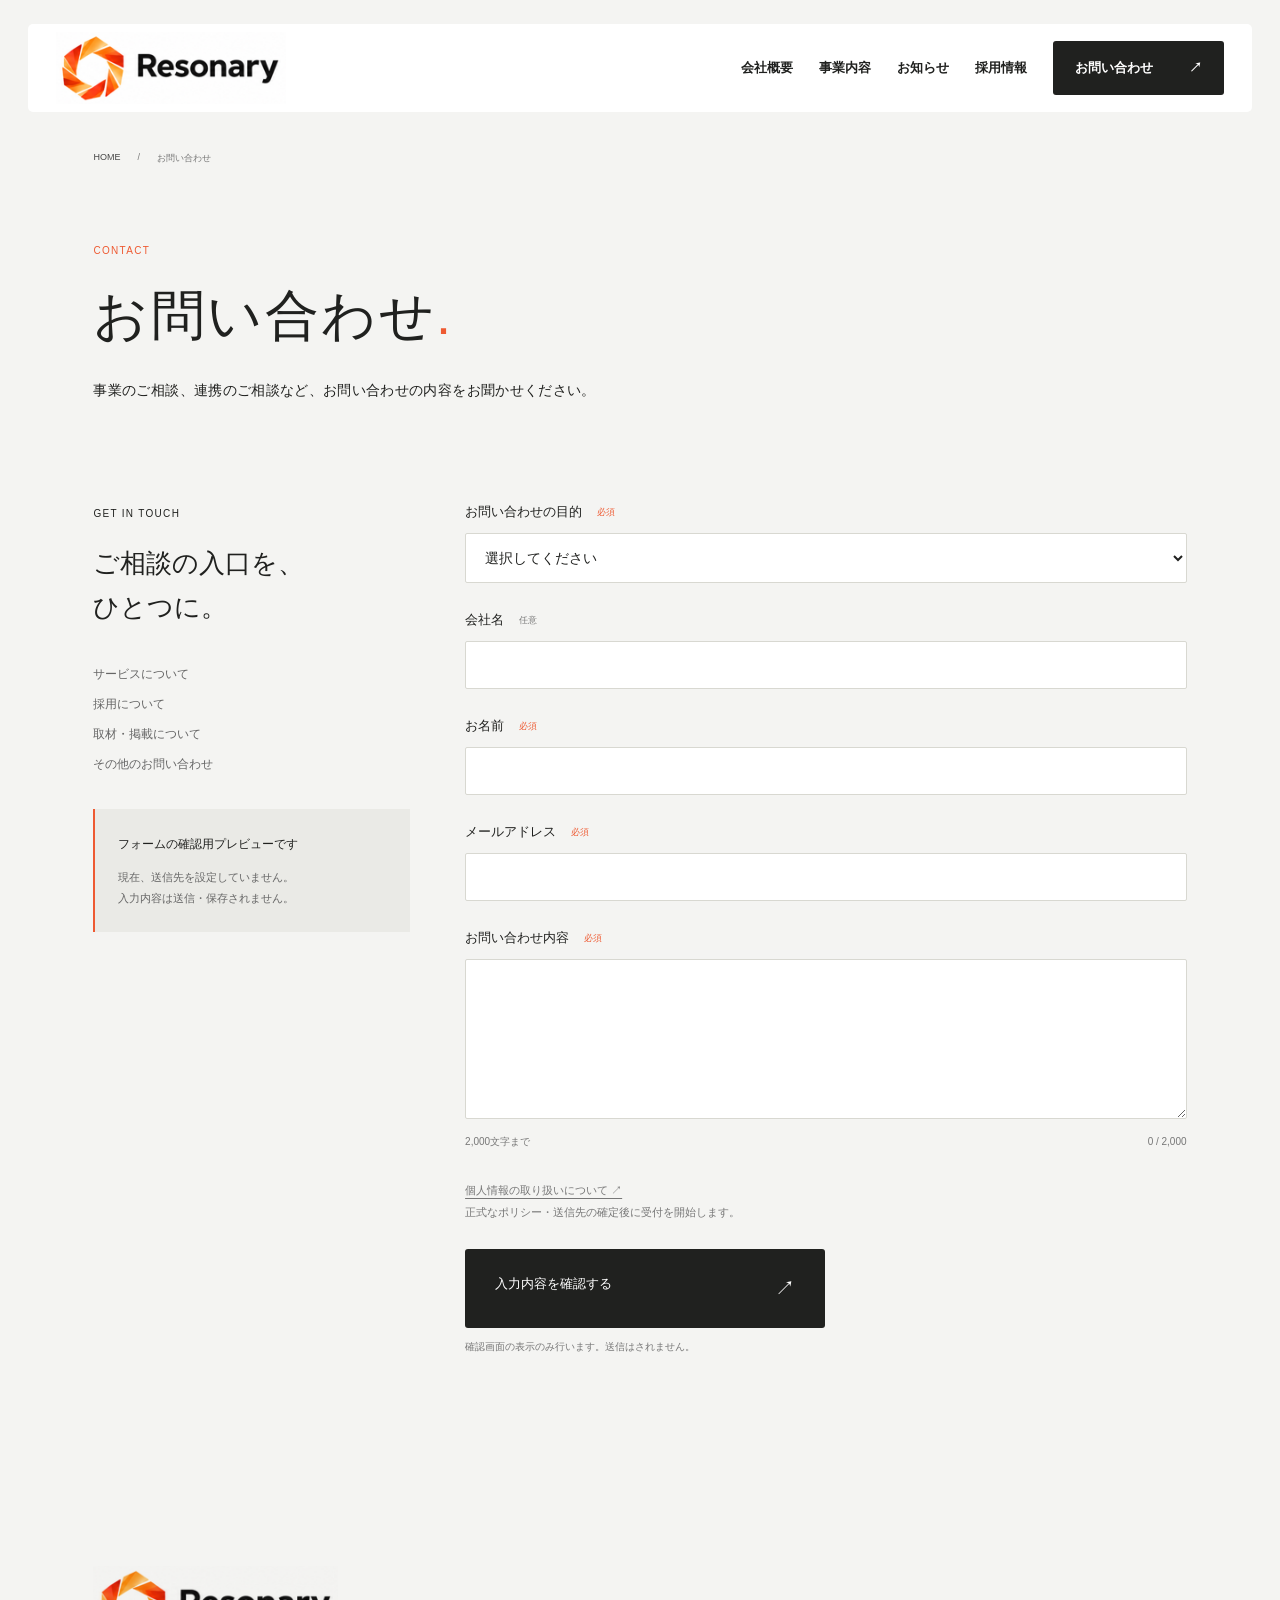
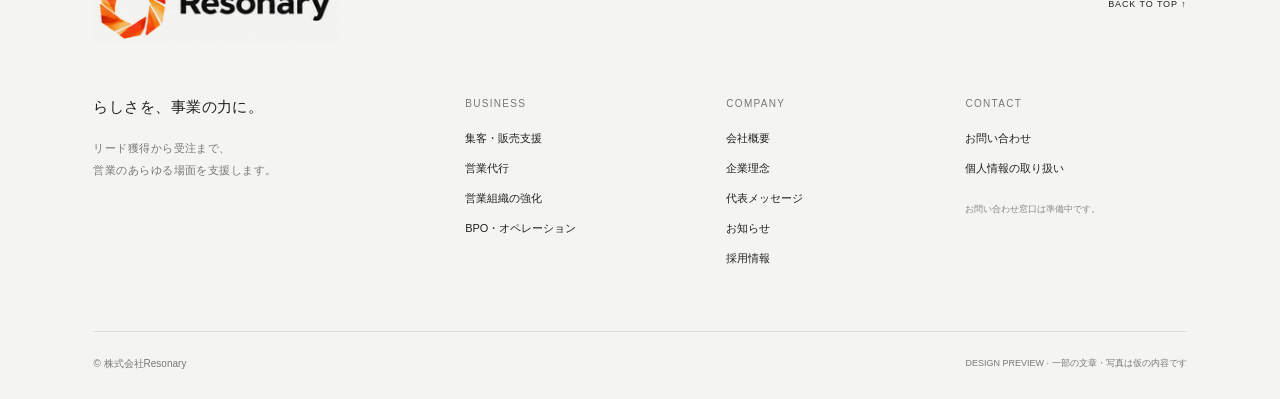
<file: contact.html>
<!doctype html><html lang="ja"><head><meta charset="utf-8"><meta name="viewport" content="width=device-width,initial-scale=1"><meta name="description" content="株式会社Resonaryのお問い合わせ。リード獲得から受注まで、営業のあらゆる場面を支援します。"><title>お問い合わせ | 株式会社Resonary</title><link rel="stylesheet" href="style.css"></head><body><a class="skip-link" href="#main">本文へ移動</a><header class="header"><a href="index.html" class="wordmark" aria-label="Resonary トップページ"><span class="brand-image"><img src="assets/resonary-brand.png" alt="Resonary" width="1774" height="887"></span></a><nav aria-label="メインナビゲーション" id="navigation"><a href="company.html">会社概要</a><a href="business.html">事業内容</a><a href="news.html">お知らせ</a><a href="careers.html">採用情報</a><a href="contact.html" class="nav-contact">お問い合わせ <span>↗</span></a></nav><button class="menu" aria-label="メニューを開く" aria-expanded="false" aria-controls="navigation"><span></span><span></span></button></header><main id="main"><div class="page-heading"><div class="breadcrumb"><a href="index.html">HOME</a><span>/</span><span>お問い合わせ</span></div><span class="eyebrow">CONTACT</span><h1>お問い合わせ<span class="orange">.</span></h1><p>事業のご相談、連携のご相談など、お問い合わせの内容をお聞かせください。</p></div><section class="section contact-layout"><aside class="contact-sidebar"><span class="eyebrow">GET IN TOUCH</span><h2>ご相談の入口を、<br>ひとつに。</h2><p>サービスについて<br>採用について<br>取材・掲載について<br>その他のお問い合わせ</p><div class="notice-box"><strong>フォームの確認用プレビューです</strong><p>現在、送信先を設定していません。<br>入力内容は送信・保存されません。</p></div></aside><div><form id="inquiry-form"><div class="form-field"><label for="topic">お問い合わせの目的 <span>必須</span></label><select id="topic" name="topic" required><option value="">選択してください</option><option value="marketing">集客・販売支援について</option><option value="sales">営業代行について</option><option value="organization">営業組織の強化について</option><option value="operations">BPO・オペレーションについて</option><option value="partnership">事業連携について</option><option value="careers">採用について</option><option value="press">取材・掲載について</option><option value="other">その他</option></select></div><div class="form-field"><label for="organization">会社名 <span class="optional">任意</span></label><input id="organization" name="organization" autocomplete="organization" maxlength="150"></div><div class="form-field"><label for="name">お名前 <span>必須</span></label><input id="name" name="name" autocomplete="name" required maxlength="100"></div><div class="form-field"><label for="email">メールアドレス <span>必須</span></label><input id="email" name="email" type="email" autocomplete="email" required maxlength="254"></div><div class="form-field"><label for="message">お問い合わせ内容 <span>必須</span></label><textarea id="message" name="message" rows="7" required maxlength="2000" aria-describedby="message-hint"></textarea><div id="message-hint" class="form-hint">2,000文字まで <span id="message-count">0 / 2,000</span></div></div><p class="form-privacy"><a href="privacy.html" class="inline-link">個人情報の取り扱いについて ↗</a><br>正式なポリシー・送信先の確定後に受付を開始します。</p><button class="contact-button form-submit" type="submit">入力内容を確認する <span>↗</span></button><p class="form-hint">確認画面の表示のみ行います。送信はされません。</p></form><div id="inquiry-review" class="inquiry-review" hidden tabindex="-1"><span class="eyebrow">PREVIEW ONLY</span><h2>入力内容の確認</h2><p class="notice-box">こちらは確認用プレビューです。<br>入力内容は送信・保存されていません。</p><dl id="review-fields" class="profile-table"></dl><button type="button" class="contact-button" id="inquiry-edit">入力画面に戻る <span>←</span></button></div></div></section></main><footer class="expanded-footer"><div class="footer-top"><a href="index.html" class="wordmark"><span class="brand-image"><img src="assets/resonary-brand.png" alt="Resonary" width="1774" height="887"></span></a><a href="#" class="back-top">BACK TO TOP ↑</a></div><div class="footer-grid"><div class="footer-brand-copy">らしさを、事業の力に。<p>リード獲得から受注まで、<br>営業のあらゆる場面を支援します。</p></div><div><span class="eyebrow">BUSINESS</span><a href="business.html#marketing">集客・販売支援</a><a href="business.html#sales">営業代行</a><a href="business.html#organization">営業組織の強化</a><a href="business.html#operations">BPO・オペレーション</a></div><div><span class="eyebrow">COMPANY</span><a href="company.html">会社概要</a><a href="company.html#purpose">企業理念</a><a href="company.html#message">代表メッセージ</a><a href="news.html">お知らせ</a><a href="careers.html">採用情報</a></div><div><span class="eyebrow">CONTACT</span><a href="contact.html">お問い合わせ</a><a href="privacy.html">個人情報の取り扱い</a><p class="footer-status">お問い合わせ窓口は準備中です。</p></div></div><div class="footer-bottom"><span>© 株式会社Resonary</span><span class="draft-label">DESIGN PREVIEW · 一部の文章・写真は仮の内容です</span></div></footer><script src="script.js"></script></body></html>
</file>
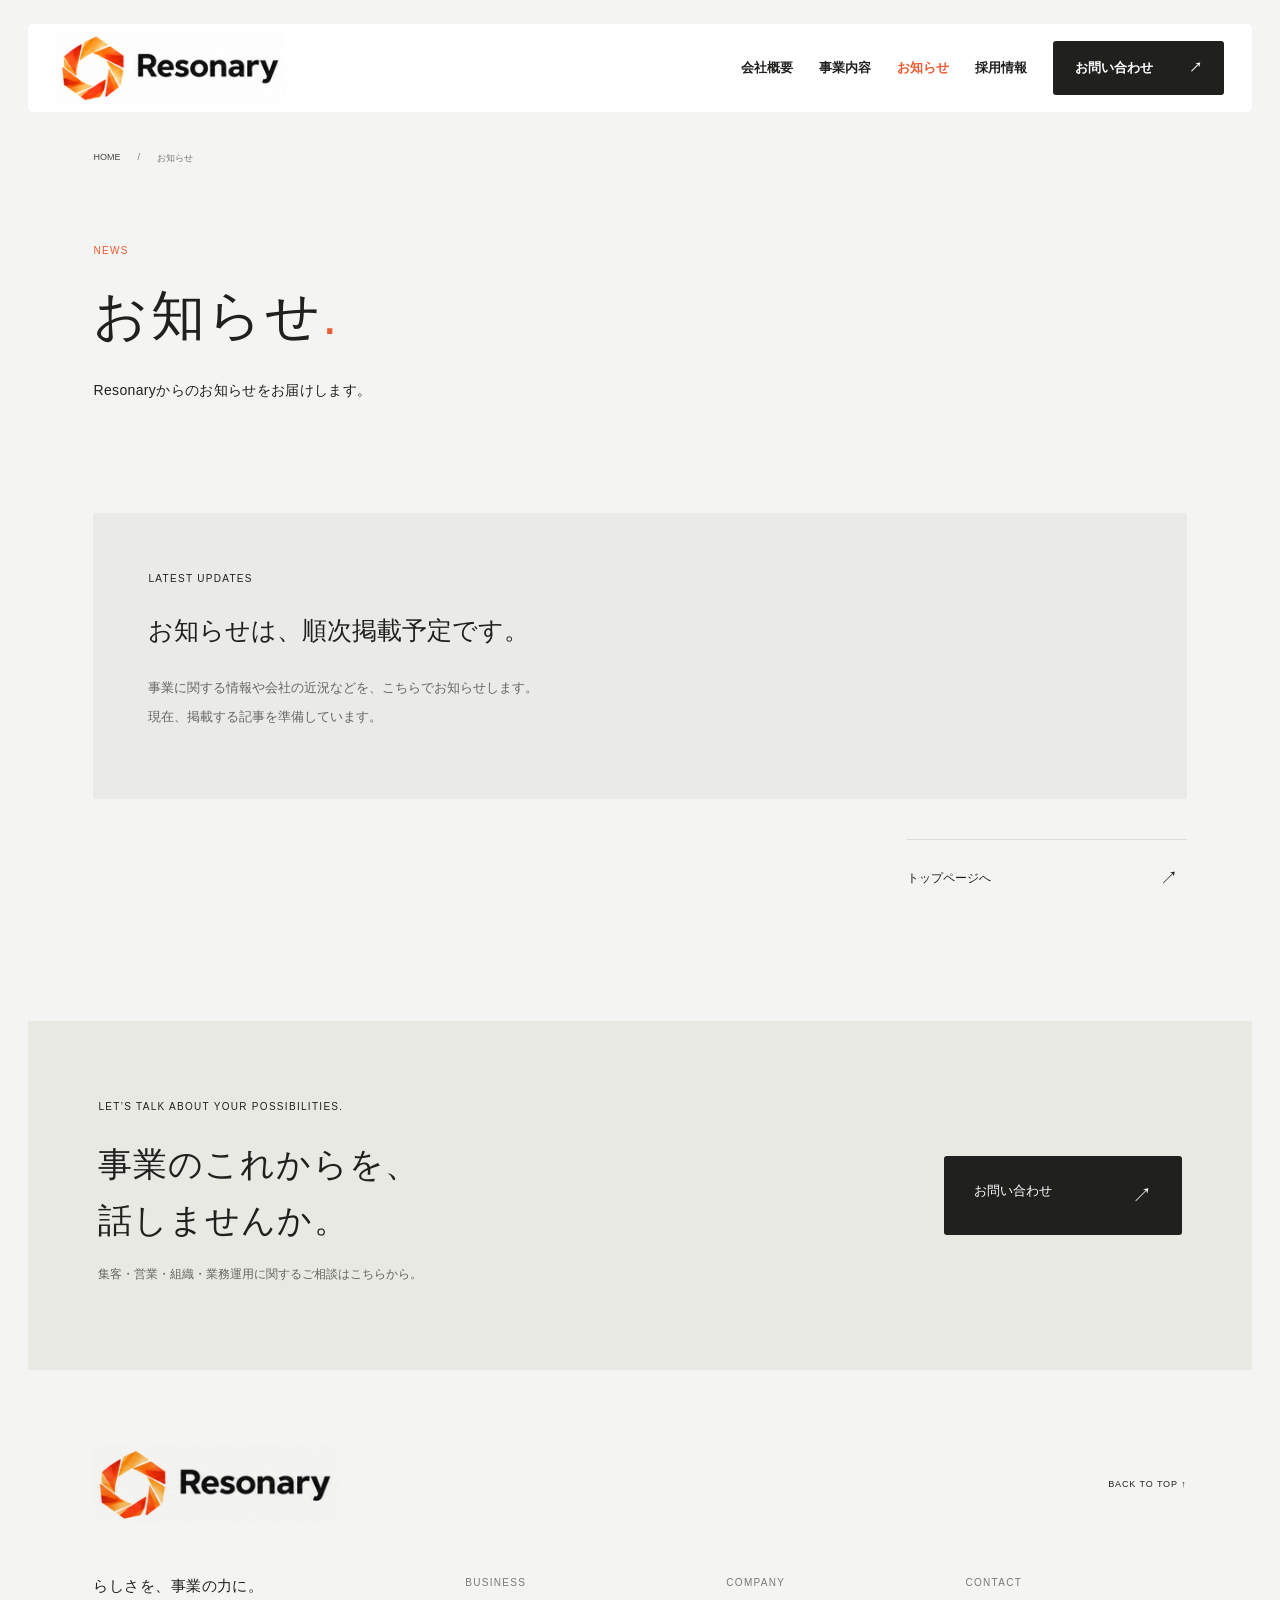
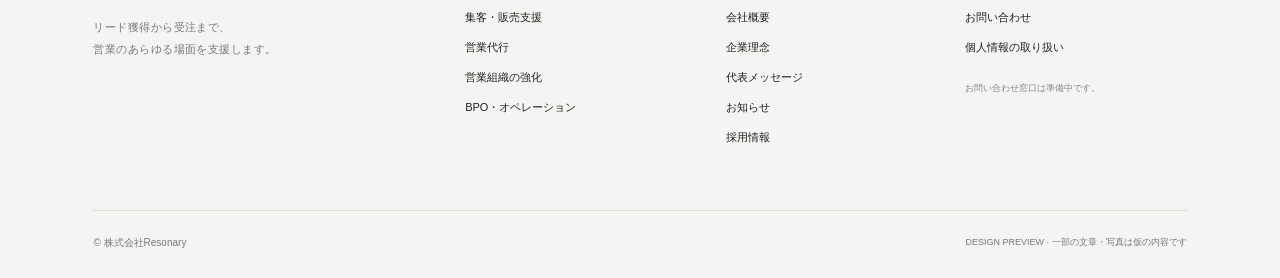
<file: news.html>
<!doctype html><html lang="ja"><head><meta charset="utf-8"><meta name="viewport" content="width=device-width,initial-scale=1"><meta name="description" content="株式会社Resonaryのお知らせ。リード獲得から受注まで、営業のあらゆる場面を支援します。"><title>お知らせ | 株式会社Resonary</title><link rel="stylesheet" href="style.css"></head><body><a class="skip-link" href="#main">本文へ移動</a><header class="header"><a href="index.html" class="wordmark" aria-label="Resonary トップページ"><span class="brand-image"><img src="assets/resonary-brand.png" alt="Resonary" width="1774" height="887"></span></a><nav aria-label="メインナビゲーション" id="navigation"><a href="company.html">会社概要</a><a href="business.html">事業内容</a><a href="news.html" aria-current="page">お知らせ</a><a href="careers.html">採用情報</a><a href="contact.html" class="nav-contact">お問い合わせ <span>↗</span></a></nav><button class="menu" aria-label="メニューを開く" aria-expanded="false" aria-controls="navigation"><span></span><span></span></button></header><main id="main"><div class="page-heading"><div class="breadcrumb"><a href="index.html">HOME</a><span>/</span><span>お知らせ</span></div><span class="eyebrow">NEWS</span><h1>お知らせ<span class="orange">.</span></h1><p>Resonaryからのお知らせをお届けします。</p></div><section class="section news-page"><div class="empty-state"><span class="eyebrow">LATEST UPDATES</span><h2>お知らせは、順次掲載予定です。</h2><p>事業に関する情報や会社の近況などを、こちらでお知らせします。<br>現在、掲載する記事を準備しています。</p></div><a href="index.html" class="text-link">トップページへ <span class="round-arrow">↗</span></a></section><section class="contact" id="contact"><div><span class="eyebrow">LET’S TALK ABOUT YOUR POSSIBILITIES.</span><h2>事業のこれからを、<br>話しませんか。</h2><p>集客・営業・組織・業務運用に関するご相談はこちらから。</p></div><a class="contact-button" href="contact.html">お問い合わせ <span>↗</span></a></section></main><footer class="expanded-footer"><div class="footer-top"><a href="index.html" class="wordmark"><span class="brand-image"><img src="assets/resonary-brand.png" alt="Resonary" width="1774" height="887"></span></a><a href="#" class="back-top">BACK TO TOP ↑</a></div><div class="footer-grid"><div class="footer-brand-copy">らしさを、事業の力に。<p>リード獲得から受注まで、<br>営業のあらゆる場面を支援します。</p></div><div><span class="eyebrow">BUSINESS</span><a href="business.html#marketing">集客・販売支援</a><a href="business.html#sales">営業代行</a><a href="business.html#organization">営業組織の強化</a><a href="business.html#operations">BPO・オペレーション</a></div><div><span class="eyebrow">COMPANY</span><a href="company.html">会社概要</a><a href="company.html#purpose">企業理念</a><a href="company.html#message">代表メッセージ</a><a href="news.html">お知らせ</a><a href="careers.html">採用情報</a></div><div><span class="eyebrow">CONTACT</span><a href="contact.html">お問い合わせ</a><a href="privacy.html">個人情報の取り扱い</a><p class="footer-status">お問い合わせ窓口は準備中です。</p></div></div><div class="footer-bottom"><span>© 株式会社Resonary</span><span class="draft-label">DESIGN PREVIEW · 一部の文章・写真は仮の内容です</span></div></footer><script src="script.js"></script></body></html>
</file>
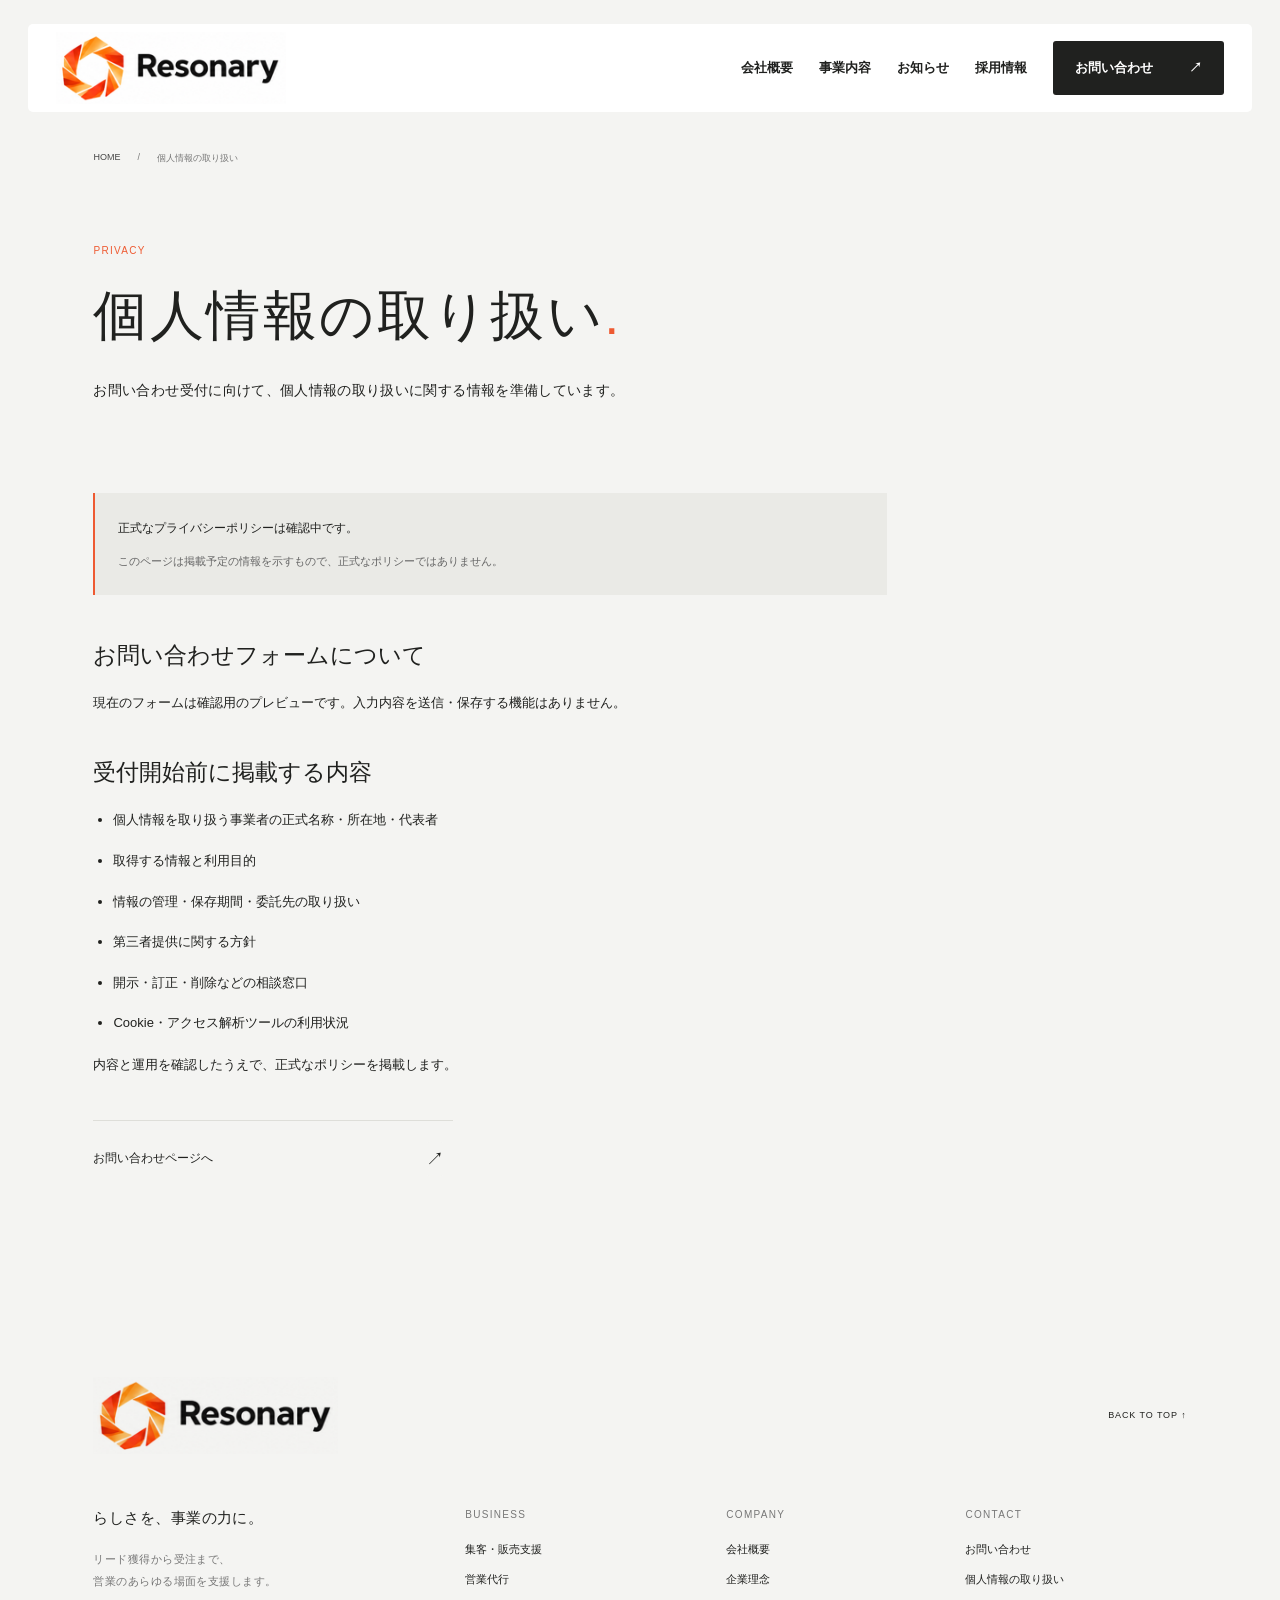
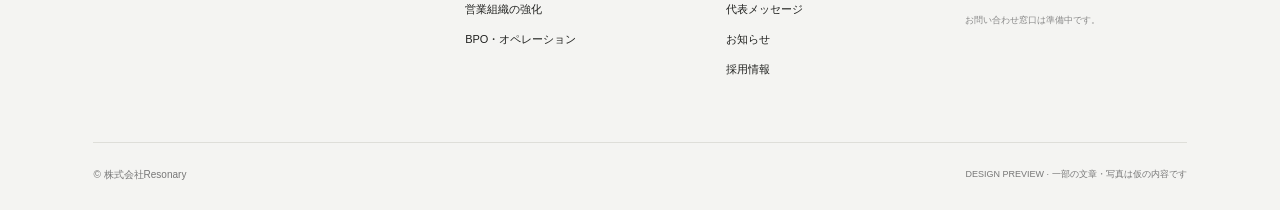
<file: privacy.html>
<!doctype html><html lang="ja"><head><meta charset="utf-8"><meta name="viewport" content="width=device-width,initial-scale=1"><meta name="description" content="株式会社Resonaryの個人情報の取り扱い。リード獲得から受注まで、営業のあらゆる場面を支援します。"><title>個人情報の取り扱い | 株式会社Resonary</title><link rel="stylesheet" href="style.css"></head><body><a class="skip-link" href="#main">本文へ移動</a><header class="header"><a href="index.html" class="wordmark" aria-label="Resonary トップページ"><span class="brand-image"><img src="assets/resonary-brand.png" alt="Resonary" width="1774" height="887"></span></a><nav aria-label="メインナビゲーション" id="navigation"><a href="company.html">会社概要</a><a href="business.html">事業内容</a><a href="news.html">お知らせ</a><a href="careers.html">採用情報</a><a href="contact.html" class="nav-contact">お問い合わせ <span>↗</span></a></nav><button class="menu" aria-label="メニューを開く" aria-expanded="false" aria-controls="navigation"><span></span><span></span></button></header><main id="main"><div class="page-heading"><div class="breadcrumb"><a href="index.html">HOME</a><span>/</span><span>個人情報の取り扱い</span></div><span class="eyebrow">PRIVACY</span><h1>個人情報の取り扱い<span class="orange">.</span></h1><p>お問い合わせ受付に向けて、個人情報の取り扱いに関する情報を準備しています。</p></div><section class="section privacy-page"><div class="notice-box"><strong>正式なプライバシーポリシーは確認中です。</strong><p>このページは掲載予定の情報を示すもので、正式なポリシーではありません。</p></div><h2>お問い合わせフォームについて</h2><p>現在のフォームは確認用のプレビューです。入力内容を送信・保存する機能はありません。</p><h2>受付開始前に掲載する内容</h2><ul class="plain-list"><li>個人情報を取り扱う事業者の正式名称・所在地・代表者</li><li>取得する情報と利用目的</li><li>情報の管理・保存期間・委託先の取り扱い</li><li>第三者提供に関する方針</li><li>開示・訂正・削除などの相談窓口</li><li>Cookie・アクセス解析ツールの利用状況</li></ul><p>内容と運用を確認したうえで、正式なポリシーを掲載します。</p><a href="contact.html" class="text-link">お問い合わせページへ <span class="round-arrow">↗</span></a></section></main><footer class="expanded-footer"><div class="footer-top"><a href="index.html" class="wordmark"><span class="brand-image"><img src="assets/resonary-brand.png" alt="Resonary" width="1774" height="887"></span></a><a href="#" class="back-top">BACK TO TOP ↑</a></div><div class="footer-grid"><div class="footer-brand-copy">らしさを、事業の力に。<p>リード獲得から受注まで、<br>営業のあらゆる場面を支援します。</p></div><div><span class="eyebrow">BUSINESS</span><a href="business.html#marketing">集客・販売支援</a><a href="business.html#sales">営業代行</a><a href="business.html#organization">営業組織の強化</a><a href="business.html#operations">BPO・オペレーション</a></div><div><span class="eyebrow">COMPANY</span><a href="company.html">会社概要</a><a href="company.html#purpose">企業理念</a><a href="company.html#message">代表メッセージ</a><a href="news.html">お知らせ</a><a href="careers.html">採用情報</a></div><div><span class="eyebrow">CONTACT</span><a href="contact.html">お問い合わせ</a><a href="privacy.html">個人情報の取り扱い</a><p class="footer-status">お問い合わせ窓口は準備中です。</p></div></div><div class="footer-bottom"><span>© 株式会社Resonary</span><span class="draft-label">DESIGN PREVIEW · 一部の文章・写真は仮の内容です</span></div></footer><script src="script.js"></script></body></html>
</file>
<file: style.css>
:root{--paper:#f4f4f2;--ink:#20211f;--accent:#ee5a32;--line:#deded9}*{box-sizing:border-box}html{scroll-behavior:smooth;scroll-padding-top:120px}body{margin:0;color:var(--ink);background:var(--paper);font-family:"Helvetica Neue",Arial,"Noto Sans JP","Hiragino Kaku Gothic ProN",Meiryo,sans-serif;-webkit-font-smoothing:antialiased}a{color:inherit;text-decoration:none}button{font:inherit;cursor:pointer}a,button{-webkit-tap-highlight-color:transparent}a:focus-visible,button:focus-visible{outline:2px solid var(--accent);outline-offset:6px}.header{height:88px;position:relative;margin:24px 28px 0;padding:0 28px;background:#fff;display:flex;align-items:center;justify-content:space-between;border-radius:5px;z-index:10}.wordmark{font-size:29px;letter-spacing:-1.4px;font-weight:750;display:inline-flex;align-items:baseline;gap:5px}.brand-dot{width:7px;height:7px;background:var(--accent);display:inline-block}.header nav{display:flex;align-items:center;gap:35px;font-size:13px;font-weight:600}.header nav>a:not(.nav-contact):hover{color:var(--accent)}.nav-contact{background:var(--ink);color:white;padding:18px 22px;border-radius:3px;display:flex;gap:36px}.nav-contact:hover{background:var(--accent)}.menu{display:none}.hero{padding:95px 7.3% 28px}.hero-kicker{font-size:14px;letter-spacing:.02em;display:flex;align-items:center;gap:10px}.tiny-square{height:6px;width:6px;background:var(--accent)}.hero-content{display:flex;align-items:center;justify-content:space-between;margin-top:30px}h1{font-size:clamp(45px,5vw,76px);line-height:1.4;letter-spacing:.035em;font-weight:600;margin:0}.orange{color:var(--accent)}.hero-aside{width:29%;padding-top:16px}.hero-aside p{font-size:15px;line-height:2;letter-spacing:.07em;margin:0 0 26px}.small-link{font-size:11px;display:flex;align-items:center;gap:38px;letter-spacing:.025em}.small-link span{color:var(--accent);font-size:20px}.hero-bottom{display:flex;justify-content:space-between;font-size:9px;letter-spacing:.12em;margin-top:56px}.hero-bottom>span:last-child{display:flex;gap:25px}.hero-photo{height:580px;position:relative;overflow:hidden}.hero-photo img{width:100%;height:100%;object-fit:cover;object-position:center 52%;filter:brightness(.83)}.photo-caption{position:absolute;left:7.3%;bottom:64px;color:white;font-size:clamp(23px,3vw,43px);line-height:1.2;font-weight:500;letter-spacing:-.025em}.photo-label{position:absolute;bottom:30px;right:36px;color:#fff;font-size:9px;letter-spacing:.15em}.section{padding:125px 7.3%}.about{display:grid;grid-template-columns:34% 66%}.eyebrow{font-size:10px;letter-spacing:.13em;font-weight:500}.section-label h2{font-size:22px;font-weight:500;letter-spacing:.05em;margin:16px 0 0}.about-content h3{font-size:36px;line-height:1.75;letter-spacing:.03em;font-weight:500;margin:-13px 0 35px}.body-copy p{font-size:14px;line-height:2.25;letter-spacing:.035em;margin:0 0 25px}.statement{margin-top:45px;border-top:1px solid var(--line);padding-top:23px;display:flex;gap:18px;font-size:12px;letter-spacing:.03em}.statement .orange{font-size:9px}.service{background:#eaeae6}.service-heading{display:flex;justify-content:space-between;align-items:start;margin-bottom:60px}.section-intro{margin:0;font-size:22px;line-height:1.65;letter-spacing:.045em;width:38%}.service-main{display:grid;grid-template-columns:53% 47%;background:#fff;min-height:450px}.service-art{position:relative;overflow:hidden;background:#df5b37;min-height:450px;padding:40px}.art-word{position:relative;z-index:2;color:#fff8ec;font-size:65px;font-weight:500;letter-spacing:-3px;line-height:1.04}.orb{position:absolute;width:300px;height:300px;border-radius:50%;background:linear-gradient(130deg,#ffc888,#ef6535 60%,#c53a22);right:-65px;top:45px;box-shadow:-10px 20px 50px #a13a2540}.orb-two{width:240px;height:240px;right:70px;top:200px;background:linear-gradient(130deg,#f8b05e,#e14a25 70%);mix-blend-mode:soft-light}.art-caption{position:absolute;bottom:30px;font-size:9px;letter-spacing:.14em;color:#fff}.service-copy{padding:60px 50px;display:flex;flex-direction:column;align-items:start}.service-copy h3{font-size:30px;font-weight:500;letter-spacing:.05em;margin:17px 0 28px}.service-copy>p{font-size:14px;line-height:2.15;margin:0 0 27px}.service-note{font-size:10px;display:flex;gap:24px;color:#777}.text-link{display:flex;justify-content:space-between;align-items:center;width:100%;border-top:1px solid var(--line);margin-top:40px;padding-top:20px;font-size:12px}.round-arrow{width:36px;height:36px;background:var(--paper);border-radius:50%;display:grid;place-items:center;font-size:18px}.text-link:hover .round-arrow{background:var(--accent);color:white}.perspective{padding:105px 7.3% 45px;background:#252623;color:white;position:relative;overflow:hidden}.perspective>.eyebrow{color:#aaa}.perspective>p{font-size:clamp(33px,4vw,53px);line-height:1.65;letter-spacing:.055em;font-weight:400;margin:35px 0 42px}.perspective-bottom{display:flex;align-items:end;justify-content:space-between;font-size:11px;letter-spacing:.05em;color:#ccc}.perspective-mark{font-size:120px;line-height:1;color:#f16b3d}.company{display:grid;grid-template-columns:34% 66%}dl{margin:0}dl>div{display:grid;grid-template-columns:30% 70%;border-bottom:1px solid var(--line);padding:26px 0;font-size:14px}dl>div:first-child{padding-top:0}dt{color:#777;font-size:12px}dd{margin:0}.company-note{font-size:11px;color:#777;margin-top:24px}.contact{margin:0 28px;padding:75px 5.5%;background:#e9e9e4;display:flex;align-items:center;justify-content:space-between;gap:35px}.contact h2{font-size:34px;font-weight:500;line-height:1.65;letter-spacing:.03em;margin:22px 0 18px}.contact p{font-size:12px;color:#65655f}.contact-button{background:var(--ink);color:white;border:0;border-radius:3px;padding:26px 30px;display:flex;gap:80px;font-size:13px}.contact-button:hover{background:var(--accent)}.contact-button>span{font-size:20px}footer{padding:65px 7.3% 28px}.footer-top{display:flex;justify-content:space-between;align-items:center}.back-top{font-size:9px;letter-spacing:.1em}.footer-bottom{display:flex;justify-content:space-between;margin-top:45px;font-size:10px;color:#777}.draft-label{font-size:9px}dialog{border:0;padding:55px 45px;max-width:460px;width:calc(100% - 40px);background:var(--paper);color:var(--ink)}dialog::backdrop{background:#0007;backdrop-filter:blur(4px)}dialog h2{font-size:25px;font-weight:500}dialog p{font-size:13px;line-height:2}.dialog-close{position:absolute;right:15px;top:10px;border:0;background:none;font-size:28px}.dialog-ok{margin-top:15px;border:0;background:var(--ink);color:white;padding:12px 28px}
@media(min-width:1600px){.header,main,footer{max-width:1600px;margin-left:auto;margin-right:auto}.header{margin-top:24px}}@media(max-width:900px){.header{margin:16px;height:76px;padding:0 22px}.header nav{gap:20px;font-size:11px}.wordmark{font-size:25px}.nav-contact{padding:15px;gap:16px}.hero{padding-top:72px}.hero-aside{width:34%}.hero-photo{height:470px}.section{padding-top:90px;padding-bottom:90px}.about-content h3{font-size:29px}.service-copy{padding:42px 32px}.service-art{padding:30px}.art-word{font-size:57px}.service-copy>p{font-size:12px}.section-intro{font-size:19px}.contact-button{gap:30px}.contact h2{font-size:28px}}
@media(max-width:640px){html{scroll-padding-top:25px}.header{margin:12px;height:68px;padding:0 19px}.wordmark{font-size:25px}.menu{display:flex;flex-direction:column;gap:6px;background:none;border:0;padding:12px 0 12px 12px}.menu span{width:23px;height:1px;background:var(--ink)}.header nav{display:none;position:absolute;top:78px;left:0;right:0;padding:25px;background:white;align-items:stretch;gap:0;box-shadow:0 8px 20px #0001}.header nav.open{display:flex;flex-direction:column}.header nav>a{padding:18px;font-size:13px}.nav-contact{justify-content:space-between}.hero{padding:55px 7% 22px}.hero-kicker{font-size:10px}.hero-content{display:block;margin-top:25px}h1{font-size:43px;line-height:1.5}.hero-aside{width:auto;padding-top:25px;display:flex;justify-content:space-between;align-items:end}.hero-aside p{font-size:12px;line-height:1.9;margin-bottom:0}.small-link{font-size:9px;gap:13px;margin-bottom:3px}.hero-bottom{margin-top:40px;font-size:7px;letter-spacing:.06em}.hero-bottom>span:last-child{gap:8px}.hero-photo{height:390px}.hero-photo img{object-position:45% center}.photo-caption{font-size:27px;bottom:45px;left:7%}.photo-label{font-size:7px;right:22px;bottom:19px}.section{padding:70px 7%}.about,.company{display:block}.section-label h2{font-size:20px;margin-top:12px}.eyebrow{font-size:9px}.about-content{margin-top:40px}.about-content h3{font-size:27px;line-height:1.7;margin:0 0 25px}.body-copy p{font-size:12px;line-height:2.2}.desktop{display:none}.statement{font-size:10px;gap:12px;margin-top:30px;line-height:1.8}.service-heading{display:block;margin-bottom:30px}.section-intro{width:auto;margin-top:30px;font-size:20px}.service-main{display:block}.service-art{min-height:320px;padding:30px}.art-word{font-size:61px}.orb-one{width:260px;height:260px;right:-45px;top:10px}.orb-two{top:140px;right:30px}.art-caption{font-size:8px}.service-copy{padding:34px 28px}.service-copy h3{font-size:27px;margin-top:15px}.service-copy>p{font-size:13px}.text-link{margin-top:25px}.perspective{padding:65px 7% 35px}.perspective>p{font-size:29px;margin:30px 0 25px}.perspective-mark{font-size:85px}.perspective-bottom{font-size:9px}.company-info{margin-top:40px}dl>div{font-size:13px;padding:23px 0}.company-note{font-size:10px}.contact{margin:0 12px;padding:45px 7%;display:block}.contact h2{font-size:28px}.contact>.eyebrow{font-size:8px}.contact-button{width:100%;justify-content:space-between;margin-top:30px;padding:22px 25px}footer{padding:45px 7% 22px}.footer-bottom{margin-top:35px;gap:20px;flex-direction:column}.draft-label{font-size:8px}}
@media(prefers-reduced-motion:reduce){html{scroll-behavior:auto}}
.service-domains{display:grid;grid-template-columns:1fr 1fr;margin-top:55px;column-gap:60px}.domain{border-top:1px solid #c9c9c2;padding:30px 0 35px}.domain-top{display:flex;align-items:center;gap:20px}.domain-number{color:var(--accent);font-size:13px;font-weight:500}.domain-top .eyebrow{font-size:9px;color:#666}.domain h3{font-size:24px;letter-spacing:.035em;font-weight:500;margin:23px 0 17px}.domain p{font-size:13px;line-height:2.1;letter-spacing:.025em;margin:0;max-width:420px}.company-services{line-height:2}.service-copy h3{line-height:1.6}.service-copy .text-link{margin-top:auto}.service-copy>p{margin-bottom:30px}@media(max-width:900px){.service-domains{column-gap:35px}.domain h3{font-size:21px}.service-copy h3{font-size:26px}}@media(max-width:640px){.service-domains{grid-template-columns:1fr;margin-top:35px}.domain{padding:25px 0 30px}.domain h3{font-size:23px;margin-top:20px}.domain p{font-size:12px}.service-copy .text-link{margin-top:5px}.company-services{font-size:11px}.contact p{line-height:1.9}}
/* Expanded corporate pages */
[hidden]{display:none!important}.skip-link{position:fixed;left:20px;top:-100px;background:var(--ink);color:white;z-index:100;padding:15px}.skip-link:focus{top:10px}.header nav{gap:26px}.header nav [aria-current=page]{color:var(--accent)}.about-detail-link{max-width:300px}.domain-detail{display:flex;align-items:center;justify-content:space-between;font-size:11px;max-width:230px;margin-top:25px}.domain-detail span{color:var(--accent);font-size:20px}.section-all-link{border-bottom:1px solid #babbb3;display:flex;align-items:center;justify-content:space-between;font-size:12px;padding-bottom:17px;margin:30px 0 0 auto;max-width:300px}.company-lead{font-size:14px;line-height:2;margin:28px 0}.company>.section-label .text-link{max-width:260px}.profile-table>div{grid-template-columns:28% 72%;padding:24px 0}.profile-table>div:first-child{padding-top:0}.profile-table dd{line-height:2;overflow-wrap:anywhere}.profile-table dt{line-height:2}.field-note{display:block;font-size:10px;line-height:1.7;color:#777}.pending{font-size:12px;color:#777}.company-section-links{margin-top:30px;display:flex;flex-wrap:wrap;gap:12px 25px}.company-section-links a{font-size:11px;display:flex;gap:15px}.company-section-links span{color:var(--accent)}.home-news{display:grid;grid-template-columns:34% 66%;border-top:1px solid var(--line)}.news-empty{padding:0 0 25px}.news-empty p{font-size:18px;line-height:1.9;margin:20px 0}.home-news .text-link{max-width:300px;margin-top:10px}.home-careers{margin:0 28px 28px;padding:70px 5.5%;display:flex;justify-content:space-between;align-items:center;gap:35px;background:#282925;color:white}.home-careers .eyebrow{color:#c9c9c1}.home-careers h2{font-size:34px;font-weight:500;line-height:1.6;margin:22px 0 18px}.home-careers p{font-size:12px;color:#cacac5;line-height:1.9}.home-careers .contact-button{background:white;color:var(--ink)}.home-careers .contact-button:hover{background:var(--accent);color:white}.expanded-footer{padding-top:75px}.footer-grid{display:grid;grid-template-columns:1.5fr 1fr .9fr 1fr;gap:40px;margin-top:55px;padding-bottom:50px;border-bottom:1px solid var(--line)}.footer-grid>div>.eyebrow{display:block;margin-bottom:22px;color:#777}.footer-grid a{display:block;font-size:11px;margin-bottom:15px}.footer-grid a:hover,.inline-link:hover{color:var(--accent)}.footer-brand-copy{font-size:15px;letter-spacing:.03em}.footer-brand-copy p{font-size:11px;line-height:2;color:#777;margin-top:20px}.footer-status{font-size:9px;line-height:1.9;color:#888;margin-top:25px}.footer-bottom{margin-top:25px}.page-heading{padding:40px 7.3% 75px}.breadcrumb{font-size:9px;display:flex;gap:17px;color:#777;margin-bottom:75px}.breadcrumb a{color:#444}.page-heading>.eyebrow{color:var(--accent)}.page-heading h1{font-size:54px;letter-spacing:.045em;font-weight:500;line-height:1.5;margin:17px 0 20px}.page-heading>p{font-size:14px;line-height:2;letter-spacing:.025em;max-width:750px}.section-index{margin:0 7.3%;padding:25px 0;display:flex;flex-wrap:wrap;gap:25px 35px;border-block:1px solid var(--line)}.section-index a{font-size:12px;display:flex;gap:25px}.section-index span{color:var(--accent)}.company-purpose,.message-section,.full-profile,.access-section,.business-detail,.career-roles,.openings{display:grid;grid-template-columns:34% 66%}.large-copy{font-size:36px;line-height:1.7;letter-spacing:.03em;font-weight:500;margin:-10px 0 30px}.reading-copy{font-size:14px;line-height:2.25;letter-spacing:.025em;max-width:690px;margin:0}.draft-chip{display:inline-block;font-size:9px;letter-spacing:.02em;border:1px solid #d8c9ba;border-radius:2px;color:#8a6448;padding:5px 9px;margin-top:20px}.editor-note{font-size:11px;line-height:1.95;color:#777;margin-top:25px;max-width:520px}.company-wide-photo{height:360px;position:relative;overflow:hidden;margin:0 7.3%}.company-wide-photo img{width:100%;height:100%;object-fit:cover;object-position:center 43%;filter:brightness(.85)}.company-wide-photo span{position:absolute;bottom:28px;left:30px;color:white;letter-spacing:.15em;font-size:9px}.split-heading{display:flex;justify-content:space-between;align-items:start}.split-heading .draft-chip{margin-top:0}.values-grid{display:grid;grid-template-columns:repeat(3,1fr);gap:40px;margin-top:55px}.values-grid article{border-top:1px solid var(--line);padding-top:26px}.values-grid h3{font-size:22px;font-weight:500;margin:26px 0 18px}.values-grid p{font-size:13px;line-height:2.1;margin:0}.message-section{background:#eaeae6}.message-placeholder{background:#f5f5f2;padding:45px 50px;border-top:2px solid #ee5a32}.message-placeholder>.eyebrow{color:#777}.message-placeholder h3{font-size:30px;font-weight:500;line-height:1.7;margin:26px 0}.message-placeholder p{font-size:13px;line-height:2.2;color:#666}.full-profile>.section-label{padding-right:50px}.access-section{padding-top:0}.access-placeholder{background:#eaeae6;display:flex;align-items:start;gap:30px;padding:35px}.location-icon{font-size:40px;color:var(--accent);line-height:1}.access-placeholder h3{font-size:18px;font-weight:500;margin:0 0 12px}.access-placeholder p{font-size:12px;line-height:2;margin:0;color:#777}.business-intro{padding-top:30px;background:#eaeae6}.business-intro h2{font-size:36px;font-weight:500;line-height:1.7;margin:22px 0 45px}.business-path{display:grid;grid-template-columns:repeat(4,1fr);border-block:1px solid #c9c9c2}.business-path a{padding:27px 20px;border-right:1px solid #c9c9c2;display:flex;flex-direction:column;gap:22px;font-size:14px;line-height:1.8}.business-path a:first-child{padding-left:0}.business-path a:last-child{border:0}.business-path a>span{color:var(--accent);font-size:11px}.business-detail{border-bottom:1px solid var(--line)}.business-detail .text-link{max-width:400px}.business-detail .section-label h2{font-size:21px}.business-detail .section-label .eyebrow{font-size:9px}.business-detail:last-of-type{border:0}.empty-state{background:#eaeae6;padding:55px}.empty-state h2{font-size:25px;font-weight:500;line-height:1.6;margin:24px 0}.empty-state p{font-size:13px;line-height:2.2;color:#666}.news-page{padding-top:20px}.news-page>.text-link{max-width:280px;margin-left:auto}.careers-intro{padding-top:25px}.careers-intro .large-copy{margin-top:30px}.career-roles{background:#eaeae6}.career-links a{display:flex;align-items:center;justify-content:space-between;padding:26px 0;font-size:18px;border-bottom:1px solid #cacbc4}.career-links a:first-child{padding-top:0}.career-links a>span:last-child{color:var(--accent)}.compact{padding:35px}.compact h3{font-size:21px;font-weight:500;margin:0 0 20px}.contact-layout{padding-top:10px;display:grid;grid-template-columns:34% 66%;gap:0}.contact-sidebar{padding-right:55px}.contact-sidebar h2{font-size:26px;font-weight:500;line-height:1.7;margin:20px 0 30px}.contact-sidebar>p{font-size:12px;line-height:2.5;color:#666}.notice-box{background:#eaeae6;padding:23px;font-size:12px;line-height:2;border-left:2px solid var(--accent);margin-top:30px}.notice-box strong{font-size:12px;font-weight:500}.notice-box p{margin-bottom:0;font-size:11px;line-height:1.9;color:#666}.form-field{margin-bottom:28px}.form-field label{font-size:13px;display:flex;align-items:center;gap:15px;margin-bottom:12px}.form-field label>span{font-size:9px;color:var(--accent)}.form-field label>span.optional{color:#777}input,select,textarea{width:100%;background:#fff;border:1px solid #d8d8d1;border-radius:2px;padding:15px;font:inherit;font-size:14px;color:var(--ink)}input:focus,select:focus,textarea:focus{outline:2px solid var(--accent);outline-offset:2px}textarea{resize:vertical;min-height:160px}.form-hint{font-size:10px;color:#777;line-height:1.9;margin-top:9px;display:flex;justify-content:space-between}.form-privacy{font-size:11px;line-height:2;color:#777;margin:26px 0}.inline-link{text-decoration:underline;text-underline-offset:4px}.form-submit{justify-content:space-between;width:100%;max-width:360px;gap:20px}.inquiry-review h2{font-size:26px;font-weight:500;margin:20px 0}.inquiry-review .profile-table{margin:35px 0}.inquiry-review .profile-table dd{white-space:pre-wrap;font-size:13px}.privacy-page{padding-top:0;max-width:980px}.privacy-page>.notice-box{margin-top:0;margin-bottom:45px}.privacy-page h2{font-size:23px;font-weight:500;margin:40px 0 18px}.privacy-page>p,.plain-list{font-size:13px;line-height:2.2}.plain-list{padding-left:20px}.plain-list li{margin-bottom:12px}.privacy-page>.text-link{max-width:360px}
@media(max-width:1050px){.header nav{gap:18px;font-size:11px}.header{padding:0 24px}.nav-contact{gap:20px}.footer-grid{gap:25px;grid-template-columns:1.2fr 1fr 1fr}.footer-brand-copy{grid-column:1/-1}.footer-brand-copy p{margin-top:10px}.company>.section-label .text-link{margin-right:30px}.values-grid{gap:25px}.values-grid h3{font-size:19px}.business-path a{font-size:12px;padding:23px 15px}.contact-sidebar{padding-right:30px}}
@media(max-width:640px){.header nav{gap:0}.page-heading{padding:25px 7% 40px}.breadcrumb{margin-bottom:45px;font-size:8px}.page-heading h1{font-size:36px;margin-top:15px}.page-heading>p{font-size:12px}.section-index{margin:0 7%;gap:20px;padding:20px 0}.section-index a{font-size:10px;gap:12px}.large-copy{font-size:26px;line-height:1.8;margin:0 0 25px}.reading-copy{font-size:12px;line-height:2.2}.editor-note{font-size:10px;margin-top:20px}.company-purpose,.message-section,.full-profile,.access-section,.business-detail,.career-roles,.openings{display:block}.company-purpose>.section-label,.message-section>.section-label,.full-profile>.section-label,.access-section>.section-label,.business-detail>.section-label,.career-roles>.section-label,.openings>.section-label{margin-bottom:35px}.company-purpose .draft-chip{margin-top:15px}.company-wide-photo{margin:0;height:280px}.company-wide-photo span{font-size:8px;left:7%}.values-grid{grid-template-columns:1fr;gap:32px;margin-top:35px}.values-grid h3{font-size:22px;margin:18px 0 13px}.values-grid p{font-size:12px}.message-placeholder{padding:30px 25px}.message-placeholder h3{font-size:25px}.message-placeholder p{font-size:12px}.full-profile>.section-label{padding-right:0}.profile-table>div{grid-template-columns:27% 73%;padding:21px 0}.profile-table dt{font-size:11px}.profile-table dd{font-size:12px}.pending{font-size:11px}.access-placeholder{padding:26px 22px;gap:20px}.access-placeholder h3{font-size:16px}.access-placeholder p{font-size:11px}.home-news{display:block}.home-news>.section-label{margin-bottom:35px}.home-careers{margin:0 12px 20px;padding:45px 7%;display:block}.home-careers h2{font-size:28px}.home-careers p{font-size:11px}.home-careers .contact-button{margin-top:30px;width:100%;justify-content:space-between}.company-lead{font-size:13px;margin:20px 0}.company>.section-label .text-link{max-width:none;margin-right:0}.company-section-links{gap:18px 25px}.company-section-links a{font-size:10px}.expanded-footer{padding-top:45px}.footer-grid{grid-template-columns:1fr 1fr;gap:30px 22px;margin-top:35px;padding-bottom:30px}.footer-grid a{font-size:10px;line-height:1.7;margin-bottom:13px}.footer-grid>div>.eyebrow{font-size:8px;margin-bottom:18px}.footer-grid>div:last-child{grid-column:1/-1}.footer-brand-copy{font-size:14px}.footer-brand-copy p{font-size:11px}.footer-bottom{gap:14px;margin-top:20px}.business-intro{padding-top:40px}.business-intro h2{font-size:26px;margin-bottom:30px}.business-path{grid-template-columns:1fr 1fr}.business-path a{padding:20px!important;border-bottom:1px solid #c9c9c2;font-size:12px;gap:12px}.business-path a:nth-child(2){border-right:0}.business-path a:nth-child(3){border-bottom:0}.business-detail .section-label h2{font-size:21px}.empty-state{padding:32px 25px}.empty-state h2{font-size:21px}.empty-state p{font-size:12px}.career-links a{font-size:16px;padding:23px 0}.compact{padding:28px}.compact h3{font-size:19px}.contact-layout{display:block;padding-top:10px}.contact-sidebar{padding:0 0 40px}.contact-sidebar h2{font-size:25px}.contact-sidebar>p{font-size:12px}.notice-box{margin-top:25px}.form-field label{font-size:12px}.form-field{margin-bottom:24px}.form-privacy{font-size:10px}input,select,textarea{font-size:16px}.form-submit{max-width:none}.privacy-page h2{font-size:20px}.privacy-page>p,.plain-list{font-size:12px}}
/* Use the supplied horizontal lockup without altering the logo artwork. */
.wordmark{display:inline-flex;align-items:center;flex-shrink:0}.brand-image{display:block;position:relative;width:230px;aspect-ratio:510/160;overflow:hidden;mix-blend-mode:multiply}.brand-image img{position:absolute;width:347.843137%;height:auto;max-width:none;left:-139.215686%;top:-67.5%}.footer-top .brand-image{width:245px}@media(max-width:1050px){.header .brand-image{width:200px}}@media(max-width:640px){.header .brand-image{width:190px}.footer-top .brand-image{width:200px}}
</file>
